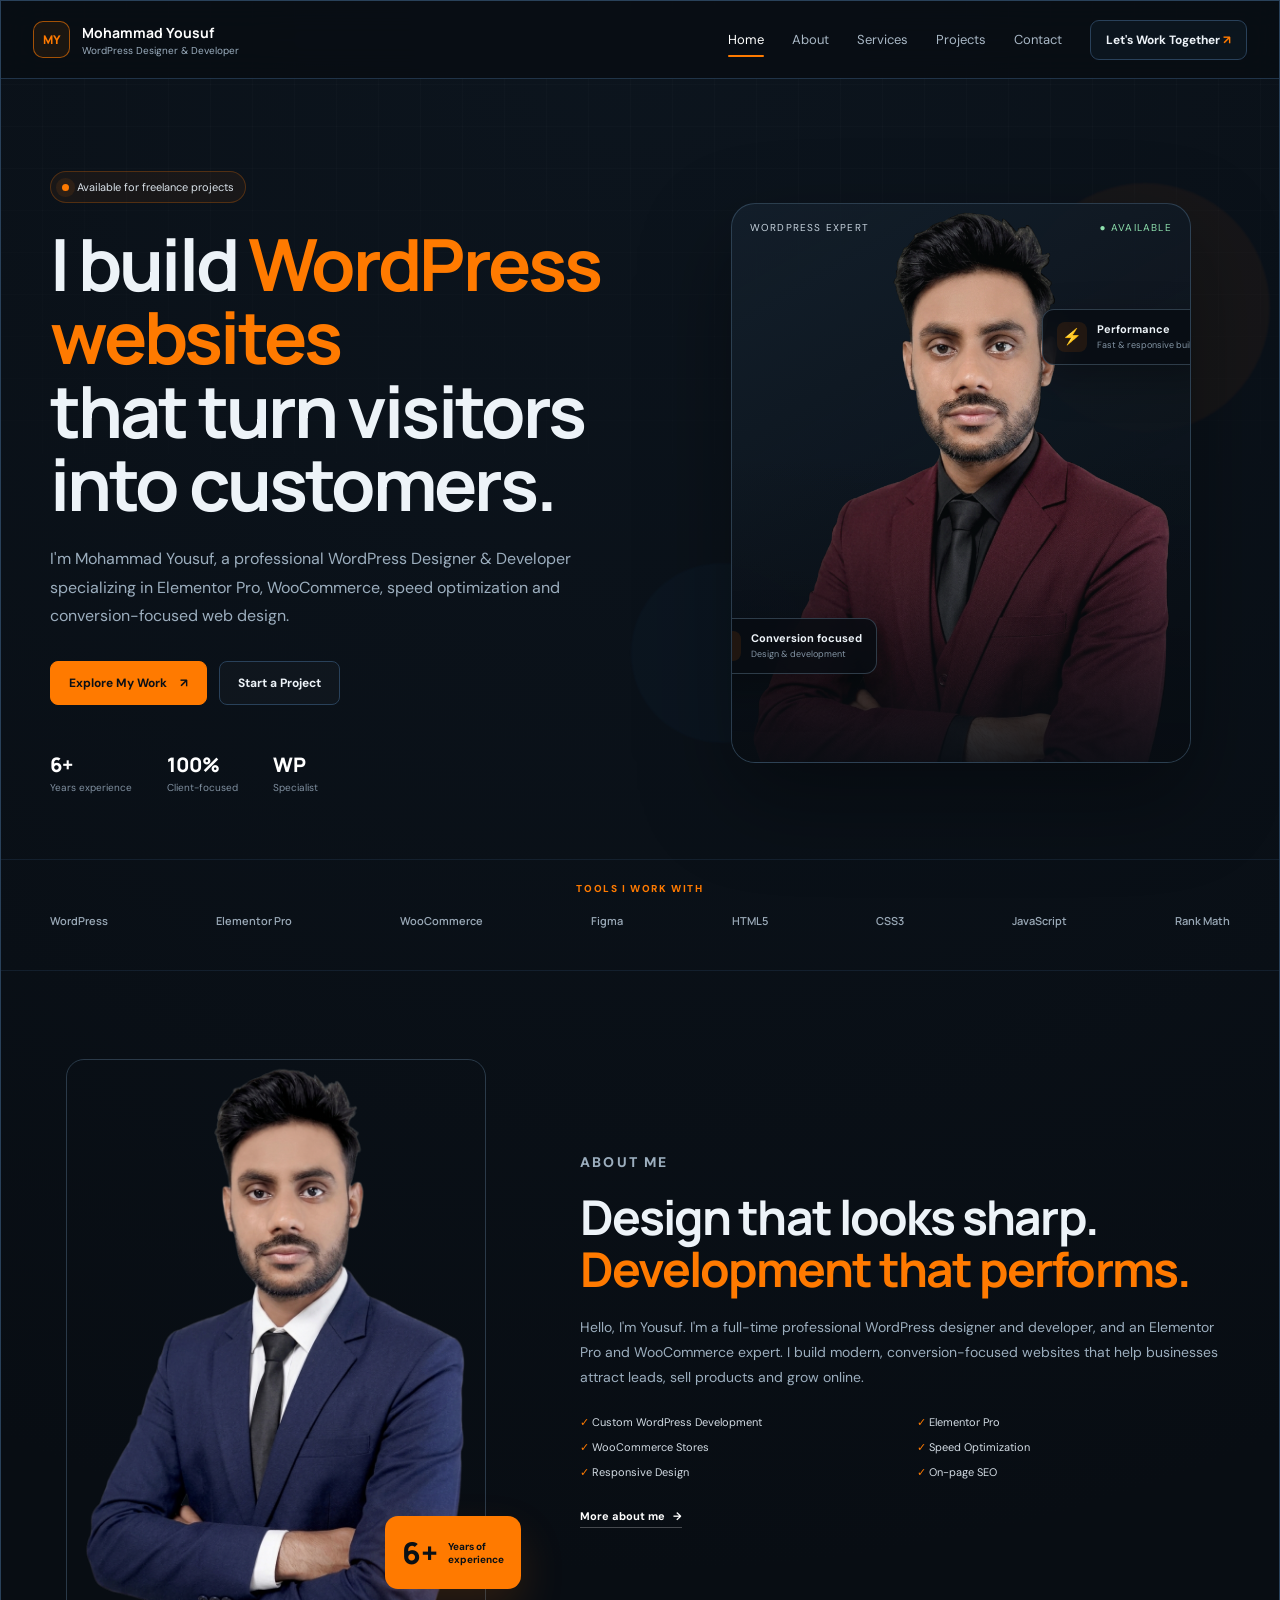
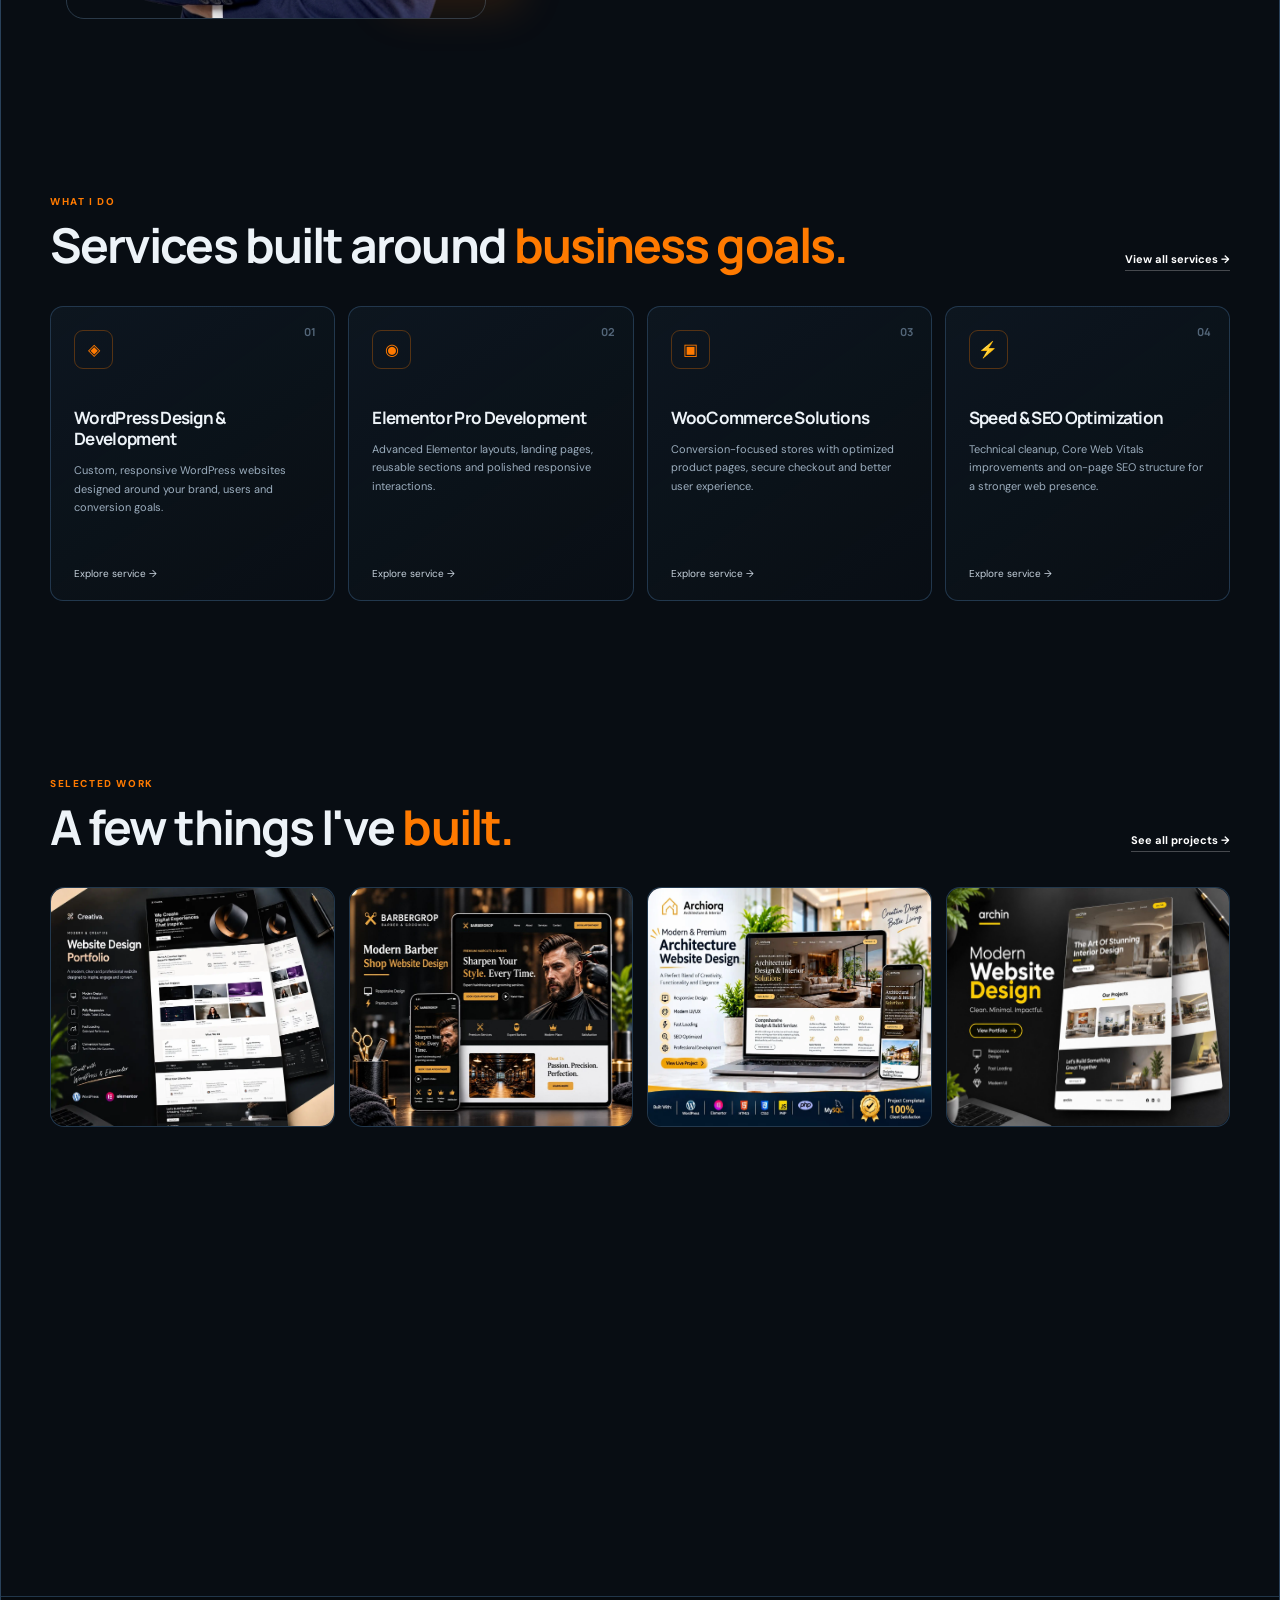
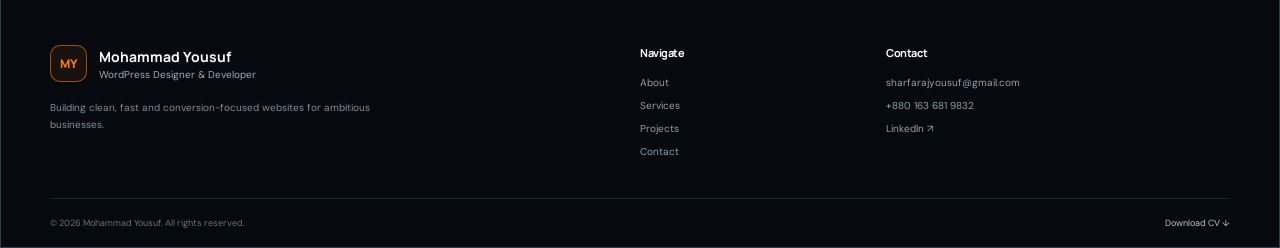
<file: index.html>
<!DOCTYPE html>
<html lang="en">
<head>
  <meta charset="UTF-8">
  <meta name="viewport" content="width=device-width, initial-scale=1.0">
  <meta name="description" content="Mohammad Yousuf — Professional WordPress Designer & Developer, Elementor Pro and WooCommerce Expert.">
  <meta name="theme-color" content="#080D13">
  <title>Mohammad Yousuf | WordPress Designer & Developer</title>
  <link rel="stylesheet" href="assets/style.css">
</head>
<body>
  <header class="site-header">
    <a class="brand" href="index.html" aria-label="Mohammad Yousuf home">
      <span class="brand-mark">MY</span>
      <span><strong>Mohammad Yousuf</strong><small>WordPress Designer & Developer</small></span>
    </a>
    <button class="nav-toggle" aria-label="Open navigation" aria-expanded="false"><span></span><span></span><span></span></button>
    <nav class="nav" aria-label="Primary navigation">
      <a class="active" href="index.html">Home</a>
      <a href="about.html">About</a>
      <a href="services.html">Services</a>
      <a href="projects.html">Projects</a>
      <a href="contact.html">Contact</a>
    </nav>
    <a class="header-cta" href="contact.html">Let's Work Together <span>↗</span></a>
  </header>

  <main>
    <section class="hero">
      <div class="hero-grid">
        <div class="hero-copy reveal">
          <div class="eyebrow"><span class="pulse-dot"></span> Available for freelance projects</div>
          <h1>I build <span>WordPress websites </span><br>that turn visitors into customers.</h1>
          <p class="hero-text">I'm Mohammad Yousuf, a professional WordPress Designer & Developer specializing in Elementor Pro, WooCommerce, speed optimization and conversion-focused web design.</p>
          <div class="hero-actions">
            <a class="btn btn-primary" href="projects.html">Explore My Work <span>↗</span></a>
            <a class="btn btn-ghost" href="contact.html">Start a Project</a>
          </div>
          <div class="trust-row">
            <div><strong>6+</strong><span>Years experience</span></div>
            <div><strong>100%</strong><span>Client-focused</span></div>
            <div><strong>WP</strong><span>Specialist</span></div>
          </div>
        </div>

        <div class="hero-visual reveal delay-1">
          <div class="orb orb-a"></div><div class="orb orb-b"></div>
          <div class="hero-card">
            <div class="hero-card-top"><span>WordPress Expert</span><span class="status">● Available</span></div>
            <img src="assets/portrait-burgundy .jpg" alt="Mohammad Yousuf professional portrait">
            <div class="floating-card card-one"><span class="mini-icon">⌁</span><div><strong>Conversion focused</strong><small>Design & development</small></div></div>
            <div class="floating-card card-two"><span class="mini-icon">⚡</span><div><strong>Performance</strong><small>Fast & responsive builds</small></div></div>
          </div>
        </div>
      </div>
    </section>

    <section class="logo-strip section-pad">
      <div class="container">
        <p class="section-kicker centered">Tools I work with</p>
        <div class="tool-row">
          <span>WordPress</span><span>Elementor Pro</span><span>WooCommerce</span><span>Figma</span><span>HTML5</span><span>CSS3</span><span>JavaScript</span><span>Rank Math</span>
        </div>
      </div>
    </section>

    <section class="about-preview section-pad">
      <div class="container two-col">
        <div class="portrait-stack reveal">
          <img class="portrait-main" src="assets/developer-laptop.png" alt="Mohammad Yousuf in a black suit">
          <div class="experience-badge"><strong>6+</strong><span>Years of<br>experience</span></div>
        </div>
        <div class="content-block reveal delay-1">
          <p class="section-kicker">About me</p>
          <h2>Design that looks sharp.<br><span>Development that performs.</span></h2>
          <p>Hello, I'm Yousuf. I'm a full-time professional WordPress designer and developer, and an Elementor Pro and WooCommerce expert. I build modern, conversion-focused websites that help businesses attract leads, sell products and grow online.</p>
          <div class="check-grid">
            <div>✓ Custom WordPress Development</div><div>✓ Elementor Pro</div>
            <div>✓ WooCommerce Stores</div><div>✓ Speed Optimization</div>
            <div>✓ Responsive Design</div><div>✓ On-page SEO</div>
          </div>
          <a class="text-link" href="about.html">More about me <span>→</span></a>
        </div>
      </div>
    </section>

    <section class="services-preview section-pad">
      <div class="container">
        <div class="section-heading reveal">
          <div><p class="section-kicker">What I do</p><h2>Services built around <span>business goals.</span></h2></div>
          <a class="text-link" href="services.html">View all services →</a>
        </div>

        <div class="service-grid">
          <article class="service-card reveal"><div class="service-no">01</div><div class="service-icon">◈</div><h3>WordPress Design & Development</h3><p>Custom, responsive WordPress websites designed around your brand, users and conversion goals.</p><a href="services.html">Explore service →</a></article>

          <article class="service-card reveal delay-1"><div class="service-no">02</div><div class="service-icon">◉</div><h3>Elementor Pro Development</h3><p>Advanced Elementor layouts, landing pages, reusable sections and polished responsive interactions.</p><a href="services.html">Explore service →</a></article>

          <article class="service-card reveal delay-2"><div class="service-no">03</div><div class="service-icon">▣</div><h3>WooCommerce Solutions</h3><p>Conversion-focused stores with optimized product pages, secure checkout and better user experience.</p><a href="services.html">Explore service →</a></article>

          <article class="service-card reveal"><div class="service-no">04</div><div class="service-icon">⚡</div><h3>Speed & SEO Optimization</h3><p>Technical cleanup, Core Web Vitals improvements and on-page SEO structure for a stronger web presence.</p><a href="services.html">Explore service →</a></article>
        </div>


      </div>
    </section>

    <section class="projects-preview section-pad">
      <div class="container">
        <div class="section-heading reveal">
          <div><p class="section-kicker">Selected work</p><h2>A few things I've <span>built.</span></h2></div>
          <a class="text-link" href="projects.html">See all projects →</a>
        </div>

      <div class="project-grid">
        
          <article class="project-card reveal"><a href="services.html"><img src="assets/creative-agency-website-design.jpg" alt="Web developer working on a laptop"></a></article>

         

          <article class="project-card reveal"><a href="services.html"><img src="assets/1794194409083.jpeg" alt="Web developer working on a laptop"></a></article>

         

          <article class="project-card reveal"><a href="services.html"><img src="assets/architecture-interior-design-w.jpg" alt="Web developer working on a laptop"></a></article>

         

          <article class="project-card reveal"><a href="services.html"><img src="assets/1794140768658.jpeg" alt="Web developer working on a laptop"></a></article>

         
          

         
        </div>


        


      </div>
    </section>

    

    <section class="cta-section section-pad">
      <div class="container cta-panel reveal">
        <div><p class="section-kicker">Have a project in mind?</p><h2>Let's turn your idea into<br><span>a website that sells.</span></h2></div>
        <a class="btn btn-primary" href="contact.html">Let's Talk <span>↗</span></a>
      </div>
    </section>
  </main>

  <footer class="footer">
    <div class="container footer-grid">
      <div><a class="brand" href="index.html"><span class="brand-mark">MY</span><span><strong>Mohammad Yousuf</strong><small>WordPress Designer & Developer</small></span></a><p class="footer-copy">Building clean, fast and conversion-focused websites for ambitious businesses.</p></div>
      <div><h4>Navigate</h4><a href="about.html">About</a><a href="services.html">Services</a><a href="projects.html">Projects</a><a href="contact.html">Contact</a></div>
      <div><h4>Contact</h4><a href="mailto:sharfarajyousuf@gmail.com">sharfarajyousuf@gmail.com</a><a href="tel:+8801636819832">+880 163 681 9832</a><a href="https://www.linkedin.com/in/mohammad-yousuf32/" target="_blank" rel="noopener">LinkedIn ↗</a></div>
    </div>
    <div class="container footer-bottom"><span>© 2026 Mohammad Yousuf. All rights reserved.</span><a href="assets/resume.jpg" download>Download CV ↓</a></div>
  </footer>
  <script src="assets/script.js"></script>
</body>
</html>
</file>
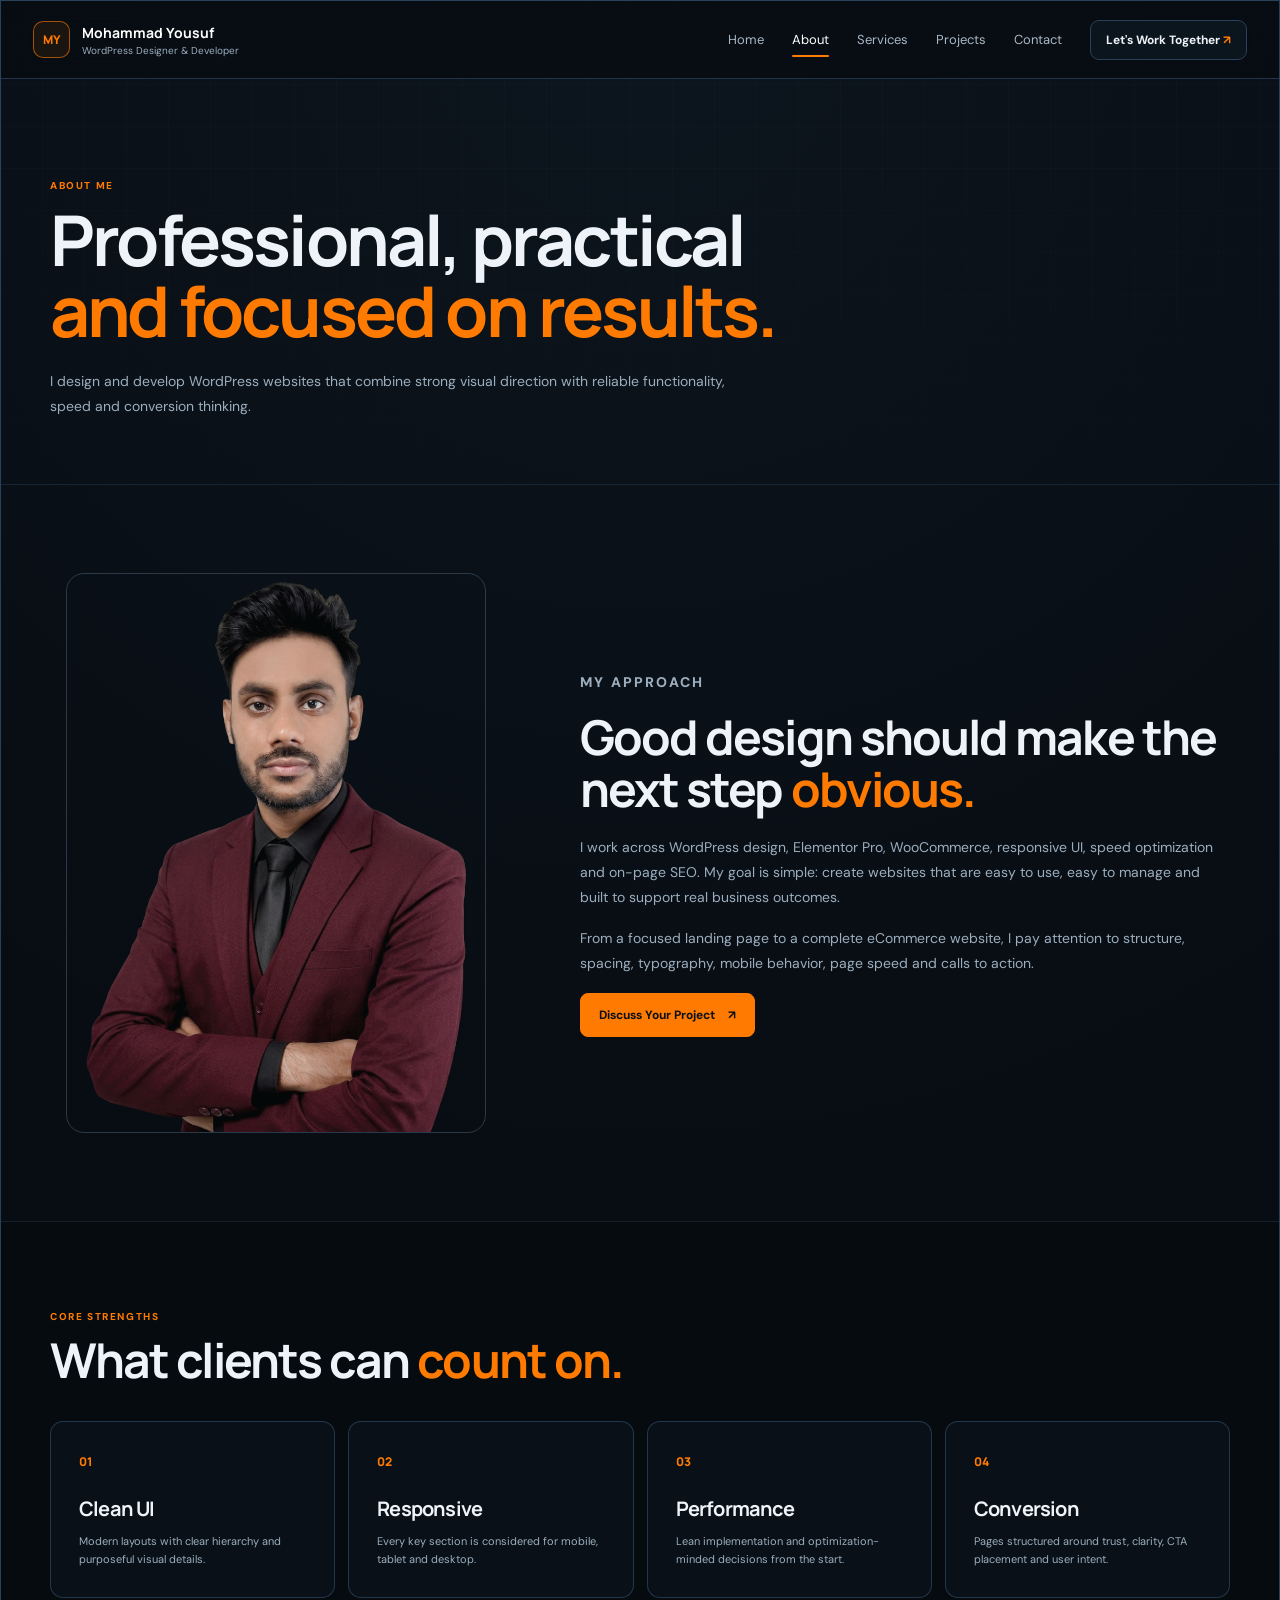
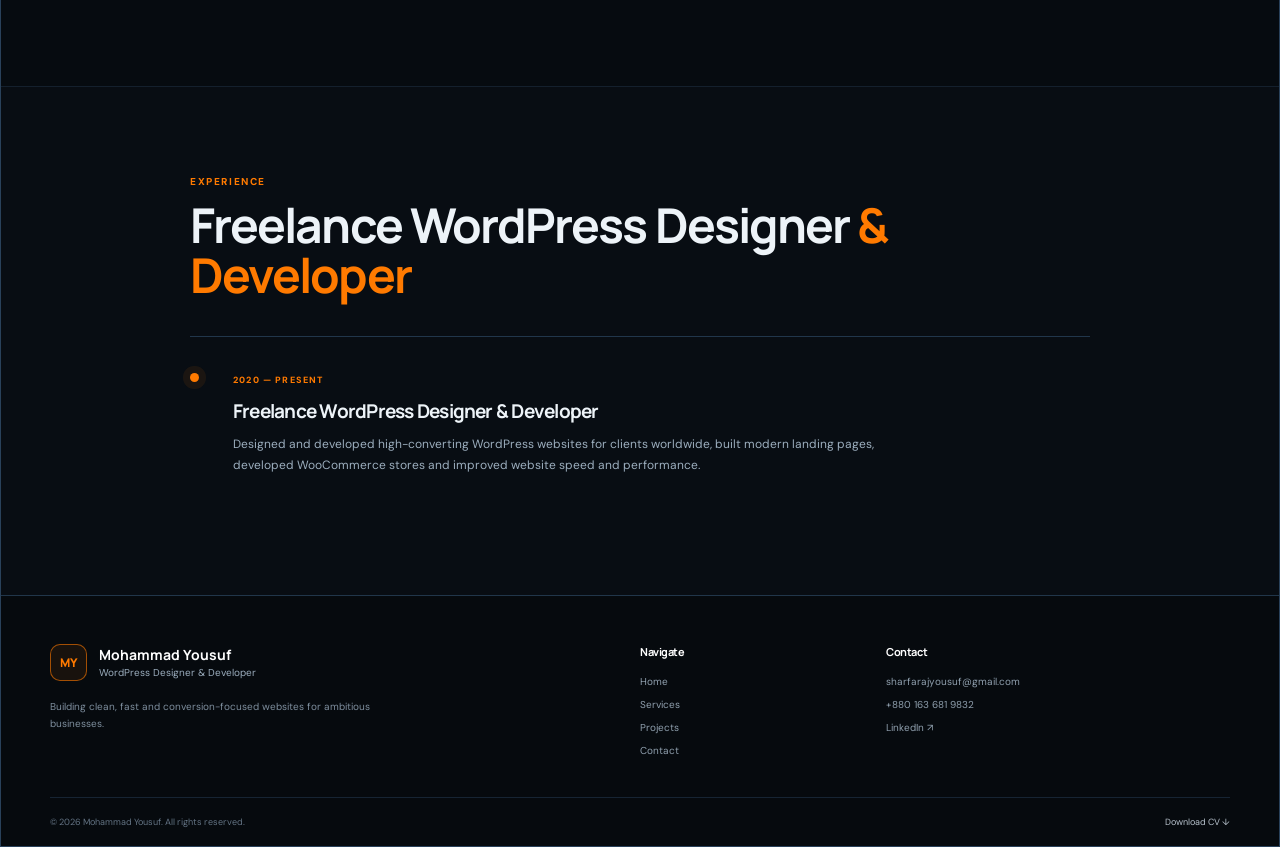
<file: about.html>
<!DOCTYPE html>
<html lang="en"><head><meta charset="UTF-8"><meta name="viewport" content="width=device-width,initial-scale=1.0"><meta name="description" content="About Mohammad Yousuf, professional WordPress Designer & Developer."><title>About | Mohammad Yousuf</title><link rel="stylesheet" href="assets/style.css"></head>
<body>
<header class="site-header"><a class="brand" href="index.html"><span class="brand-mark">MY</span><span><strong>Mohammad Yousuf</strong><small>WordPress Designer & Developer</small></span></a><button class="nav-toggle" aria-label="Open navigation"><span></span><span></span><span></span></button><nav class="nav"><a href="index.html">Home</a><a class="active" href="about.html">About</a><a href="services.html">Services</a><a href="projects.html">Projects</a><a href="contact.html">Contact</a></nav><a class="header-cta" href="contact.html">Let's Work Together <span>↗</span></a></header>
<main>
<section class="page-hero"><div class="container reveal"><p class="section-kicker">About me</p><h1>Professional, practical<br><span>and focused on results.</span></h1><p>I design and develop WordPress websites that combine strong visual direction with reliable functionality, speed and conversion thinking.</p></div></section>
<section class="section-pad"><div class="container two-col about-detail"><div class="portrait-stack reveal"><img class="portrait-main" src="assets/portrait-burgundy .jpg" alt="Mohammad Yousuf in a burgundy suit"></div><div class="content-block reveal delay-1"><p class="section-kicker">My approach</p><h2>Good design should make the next step <span>obvious.</span></h2><p>I work across WordPress design, Elementor Pro, WooCommerce, responsive UI, speed optimization and on-page SEO. My goal is simple: create websites that are easy to use, easy to manage and built to support real business outcomes.</p><p>From a focused landing page to a complete eCommerce website, I pay attention to structure, spacing, typography, mobile behavior, page speed and calls to action.</p><a class="btn btn-primary" href="contact.html">Discuss Your Project <span>↗</span></a></div></div></section>
<section class="section-pad dark-section"><div class="container"><div class="section-heading reveal"><div><p class="section-kicker">Core strengths</p><h2>What clients can <span>count on.</span></h2></div></div><div class="stats-grid"><div class="stat-card reveal"><strong>01</strong><h3>Clean UI</h3><p>Modern layouts with clear hierarchy and purposeful visual details.</p></div><div class="stat-card reveal delay-1"><strong>02</strong><h3>Responsive</h3><p>Every key section is considered for mobile, tablet and desktop.</p></div><div class="stat-card reveal delay-2"><strong>03</strong><h3>Performance</h3><p>Lean implementation and optimization-minded decisions from the start.</p></div><div class="stat-card reveal"><strong>04</strong><h3>Conversion</h3><p>Pages structured around trust, clarity, CTA placement and user intent.</p></div></div></div></section>
<section class="section-pad"><div class="container timeline"><div class="section-heading reveal"><div><p class="section-kicker">Experience</p><h2>Freelance WordPress Designer <span>& Developer</span></h2></div></div><div class="timeline-item reveal"><div class="timeline-dot"></div><div><span class="timeline-date">2020 — Present</span><h3>Freelance WordPress Designer & Developer</h3><p>Designed and developed high-converting WordPress websites for clients worldwide, built modern landing pages, developed WooCommerce stores and improved website speed and performance.</p></div></div></div></section>
</main>
<footer class="footer"><div class="container footer-grid"><div><a class="brand" href="index.html"><span class="brand-mark">MY</span><span><strong>Mohammad Yousuf</strong><small>WordPress Designer & Developer</small></span></a><p class="footer-copy">Building clean, fast and conversion-focused websites for ambitious businesses.</p></div><div><h4>Navigate</h4><a href="index.html">Home</a><a href="services.html">Services</a><a href="projects.html">Projects</a><a href="contact.html">Contact</a></div><div><h4>Contact</h4><a href="mailto:sharfarajyousuf@gmail.com">sharfarajyousuf@gmail.com</a><a href="tel:+8801636819832">+880 163 681 9832</a><a href="https://www.linkedin.com/in/mohammad-yousuf32/" target="_blank" rel="noopener">LinkedIn ↗</a></div></div><div class="container footer-bottom"><span>© 2026 Mohammad Yousuf. All rights reserved.</span><a href="assets/resume.jpg" download>Download CV ↓</a></div></footer>
<script src="assets/script.js"></script></body></html>
</file>
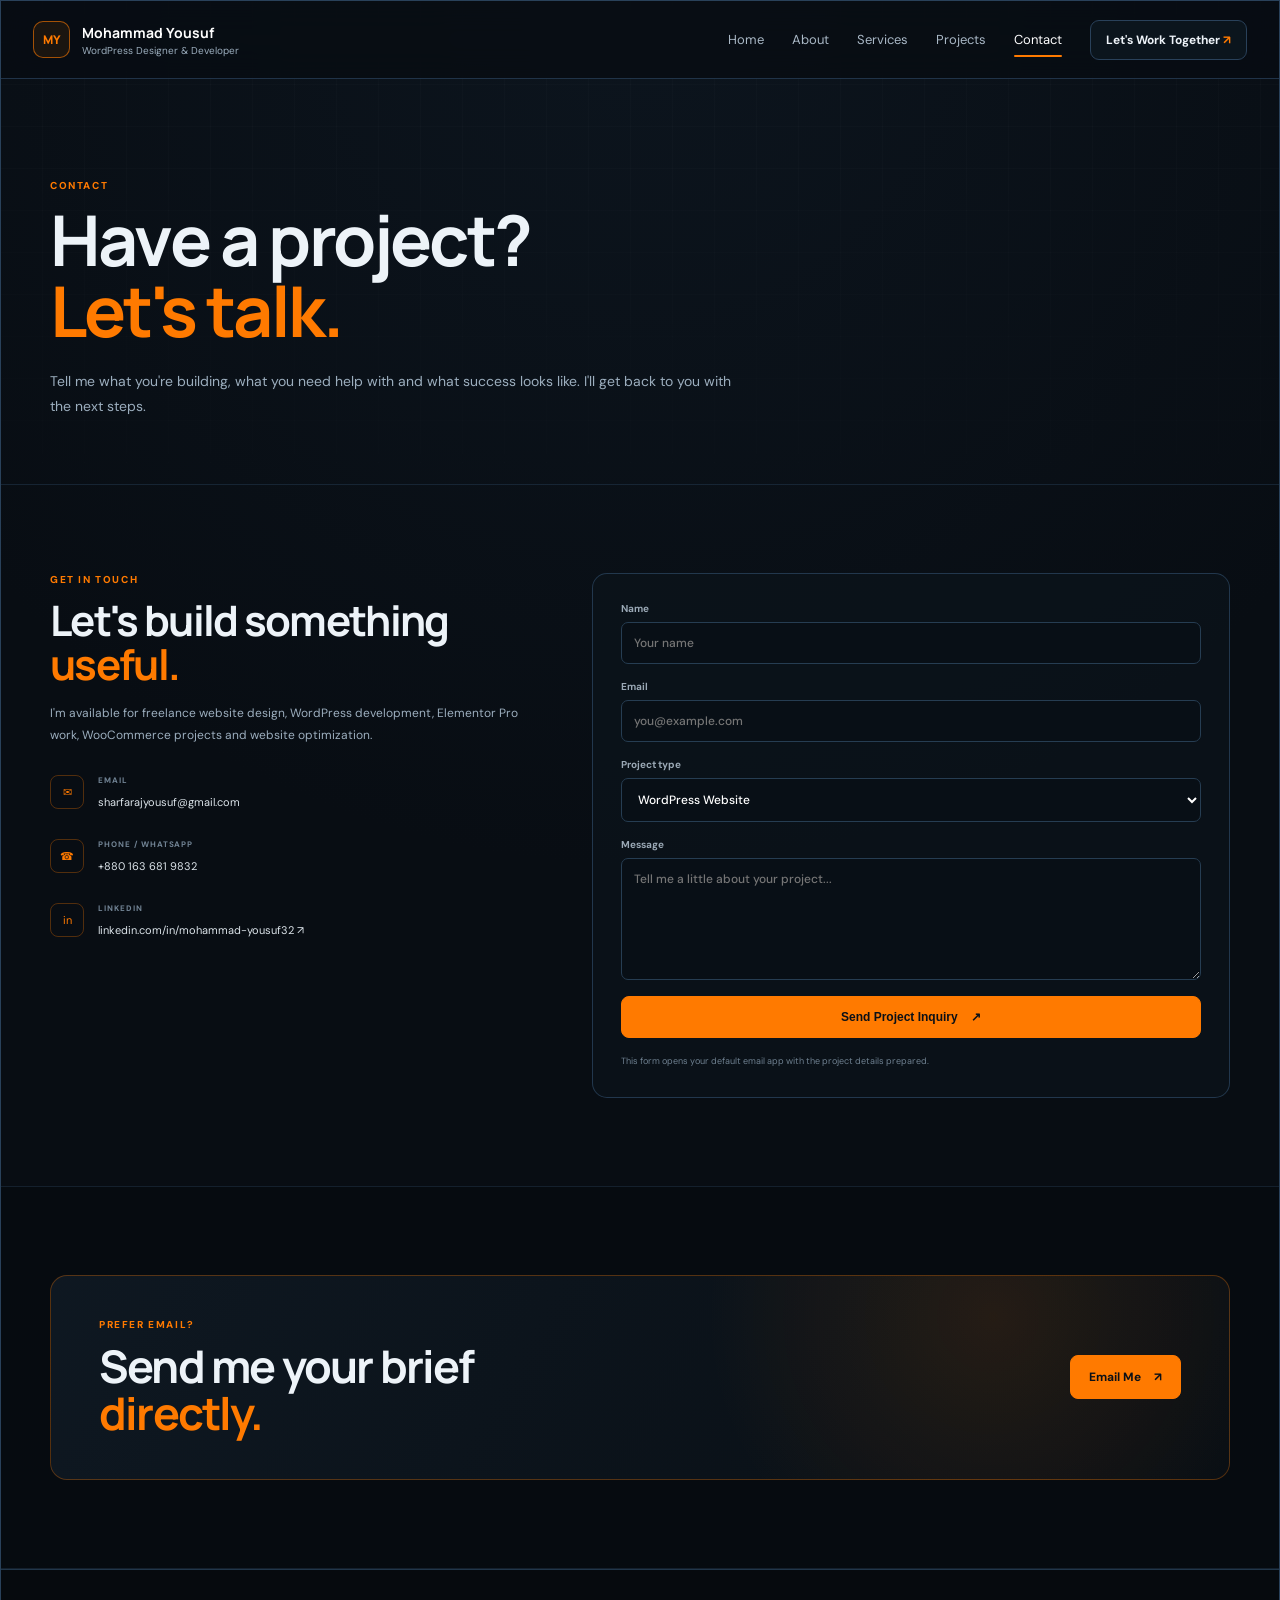
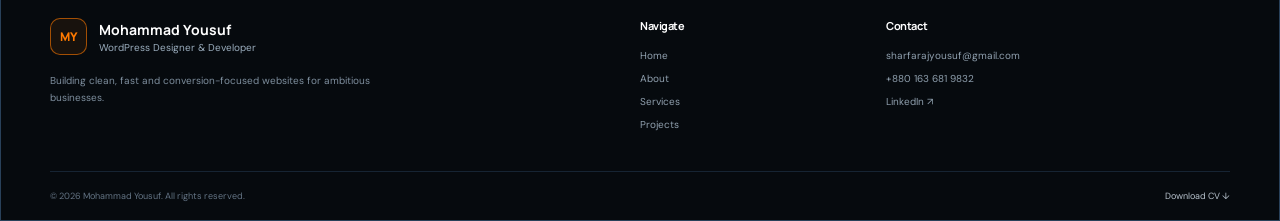
<file: contact.html>
<!DOCTYPE html>
<html lang="en"><head><meta charset="UTF-8"><meta name="viewport" content="width=device-width,initial-scale=1.0"><meta name="description" content="Contact Mohammad Yousuf for WordPress, Elementor Pro and WooCommerce projects."><title>Contact | Mohammad Yousuf</title><link rel="stylesheet" href="assets/style.css"></head>
<body>
<header class="site-header"><a class="brand" href="index.html"><span class="brand-mark">MY</span><span><strong>Mohammad Yousuf</strong><small>WordPress Designer & Developer</small></span></a><button class="nav-toggle" aria-label="Open navigation"><span></span><span></span><span></span></button><nav class="nav"><a href="index.html">Home</a><a href="about.html">About</a><a href="services.html">Services</a><a href="projects.html">Projects</a><a class="active" href="contact.html">Contact</a></nav><a class="header-cta" href="contact.html">Let's Work Together <span>↗</span></a></header>
<main>
<section class="page-hero"><div class="container reveal"><p class="section-kicker">Contact</p><h1>Have a project?<br><span>Let's talk.</span></h1><p>Tell me what you're building, what you need help with and what success looks like. I'll get back to you with the next steps.</p></div></section>
<section class="section-pad"><div class="container contact-grid">
<div class="contact-info reveal"><p class="section-kicker">Get in touch</p><h2>Let's build something <span>useful.</span></h2><p>I'm available for freelance website design, WordPress development, Elementor Pro work, WooCommerce projects and website optimization.</p>
<div class="contact-item"><span>✉</span><div><small>Email</small><a href="mailto:sharfarajyousuf@gmail.com">sharfarajyousuf@gmail.com</a></div></div>
<div class="contact-item"><span>☎</span><div><small>Phone / WhatsApp</small><a href="tel:+8801636819832">+880 163 681 9832</a></div></div>
<div class="contact-item"><span>in</span><div><small>LinkedIn</small><a href="https://www.linkedin.com/in/mohammad-yousuf32/" target="_blank" rel="noopener">linkedin.com/in/mohammad-yousuf32 ↗</a></div></div>
</div>
<form class="contact-form reveal delay-1" id="contactForm" action="mailto:sharfarajyousuf@gmail.com" method="post" enctype="text/plain">
<label>Name<input required type="text" name="name" placeholder="Your name"></label>
<label>Email<input required type="email" name="email" placeholder="you@example.com"></label>
<label>Project type<select name="project"><option>WordPress Website</option><option>Elementor Landing Page</option><option>WooCommerce Store</option><option>Speed / SEO Optimization</option><option>Website Redesign</option><option>Other</option></select></label>
<label>Message<textarea required name="message" rows="6" placeholder="Tell me a little about your project..."></textarea></label>
<button class="btn btn-primary" type="submit">Send Project Inquiry <span>↗</span></button>
<p class="form-note">This form opens your default email app with the project details prepared.</p>
</form>
</div></section>
<section class="section-pad dark-section"><div class="container cta-panel reveal"><div><p class="section-kicker">Prefer email?</p><h2>Send me your brief<br><span>directly.</span></h2></div><a class="btn btn-primary" href="mailto:sharfarajyousuf@gmail.com?subject=New%20Website%20Project">Email Me <span>↗</span></a></div></section>
</main>
<footer class="footer"><div class="container footer-grid"><div><a class="brand" href="index.html"><span class="brand-mark">MY</span><span><strong>Mohammad Yousuf</strong><small>WordPress Designer & Developer</small></span></a><p class="footer-copy">Building clean, fast and conversion-focused websites for ambitious businesses.</p></div><div><h4>Navigate</h4><a href="index.html">Home</a><a href="about.html">About</a><a href="services.html">Services</a><a href="projects.html">Projects</a></div><div><h4>Contact</h4><a href="mailto:sharfarajyousuf@gmail.com">sharfarajyousuf@gmail.com</a><a href="tel:+8801636819832">+880 163 681 9832</a><a href="https://www.linkedin.com/in/mohammad-yousuf32/" target="_blank" rel="noopener">LinkedIn ↗</a></div></div><div class="container footer-bottom"><span>© 2026 Mohammad Yousuf. All rights reserved.</span><a href="assets/resume.jpg" download>Download CV ↓</a></div></footer>
<script src="assets/script.js"></script></body></html>
</file>
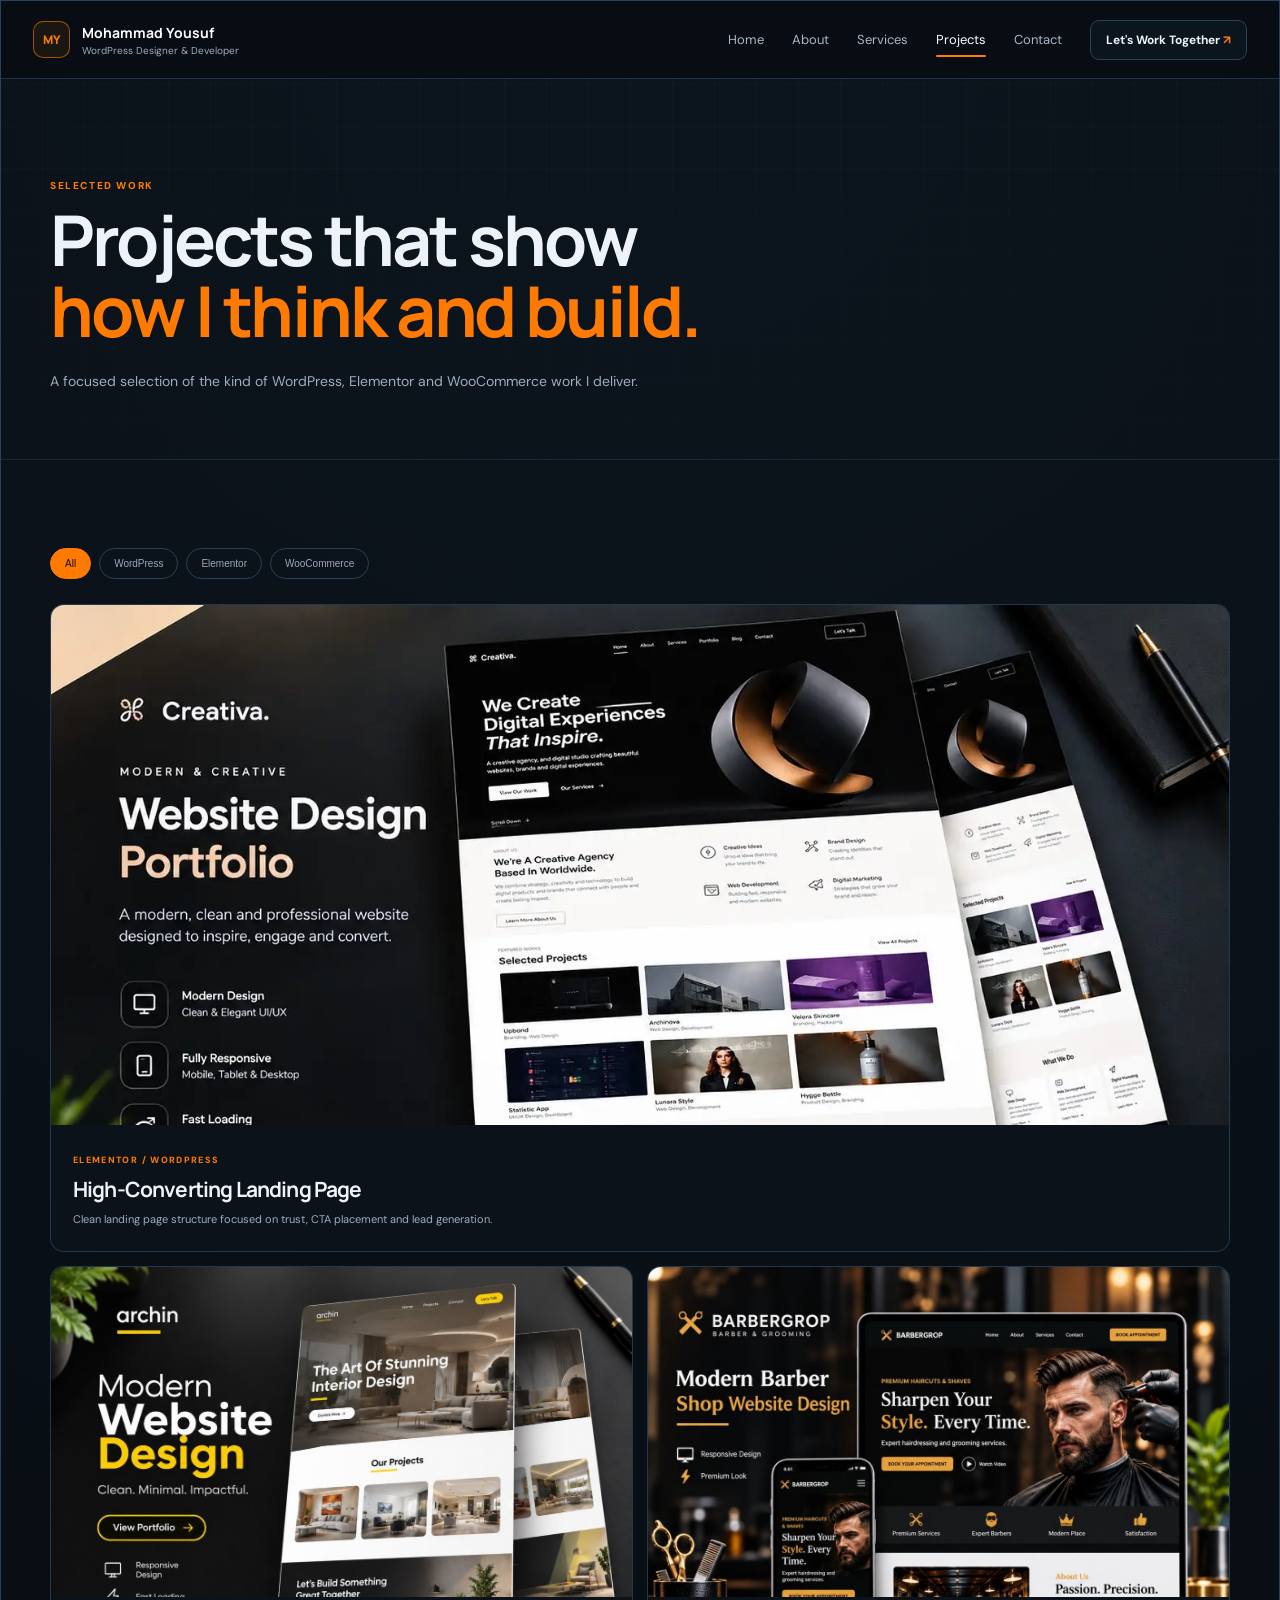
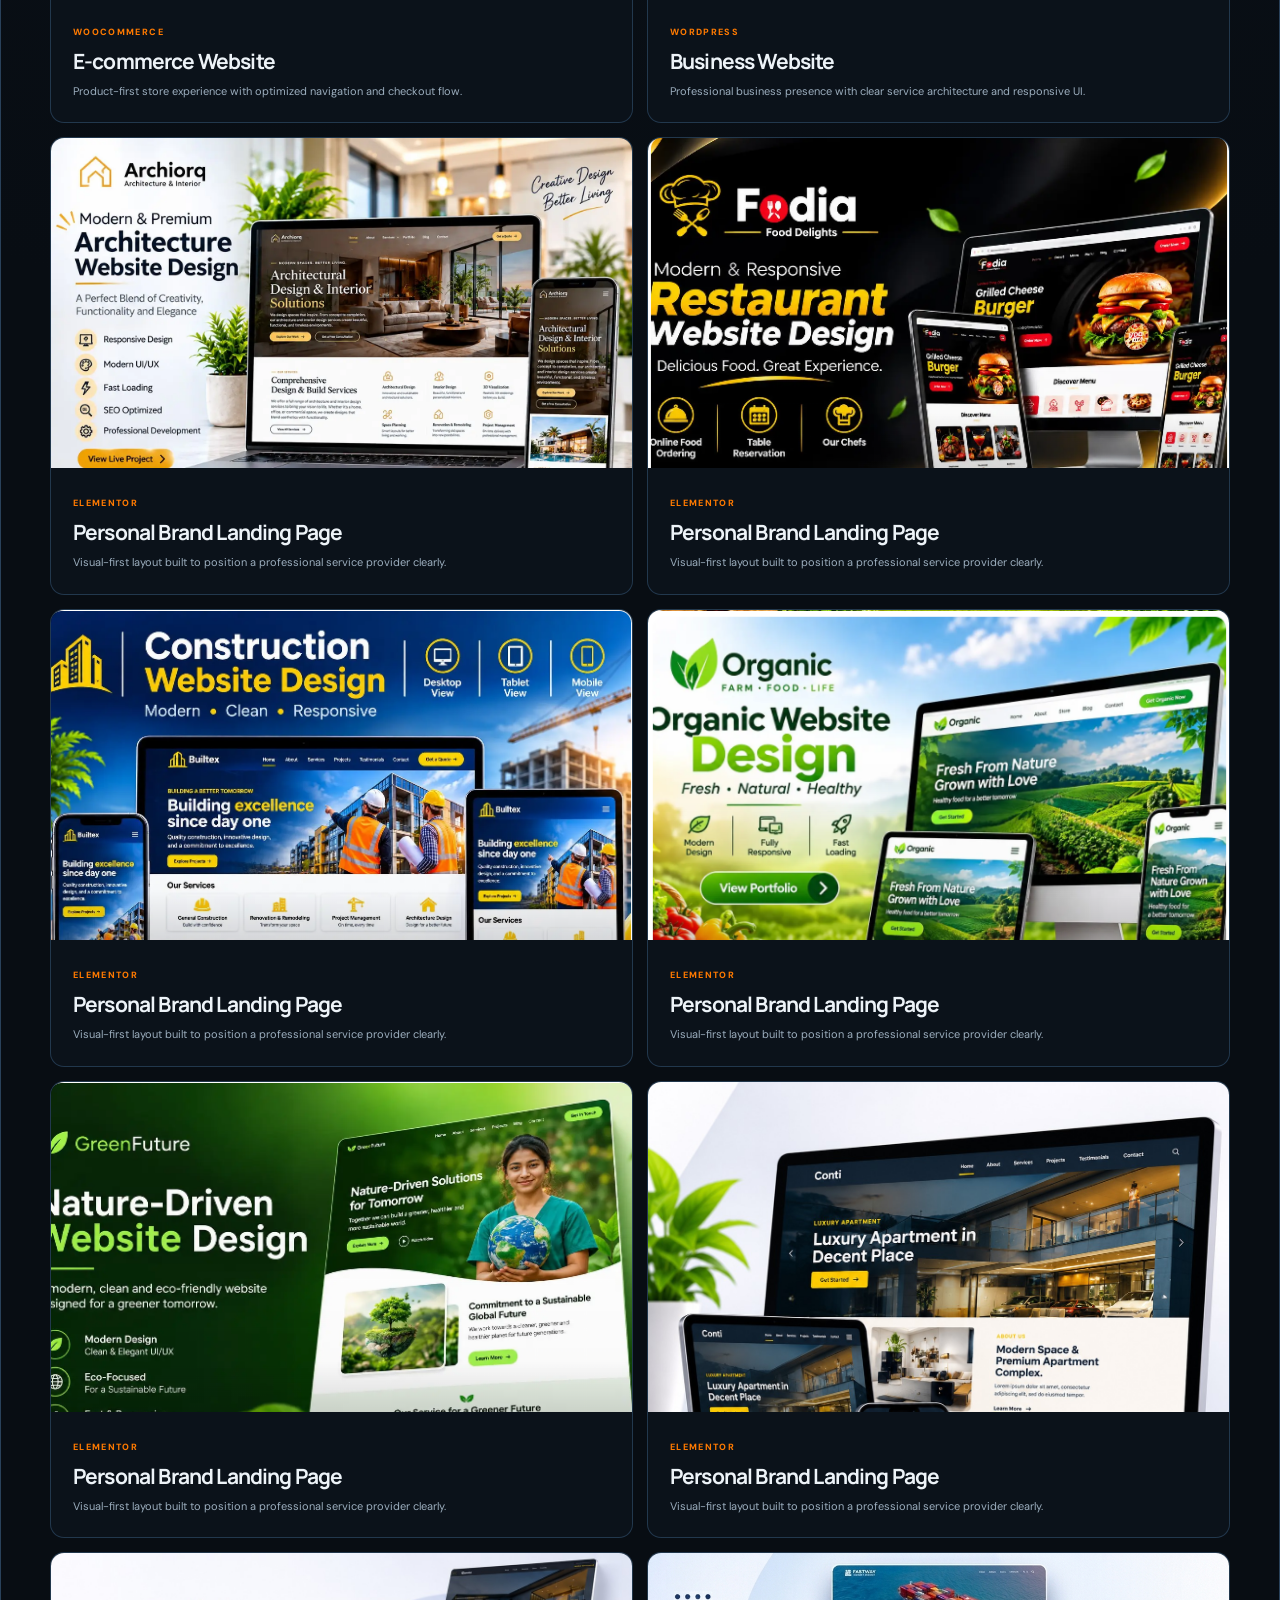
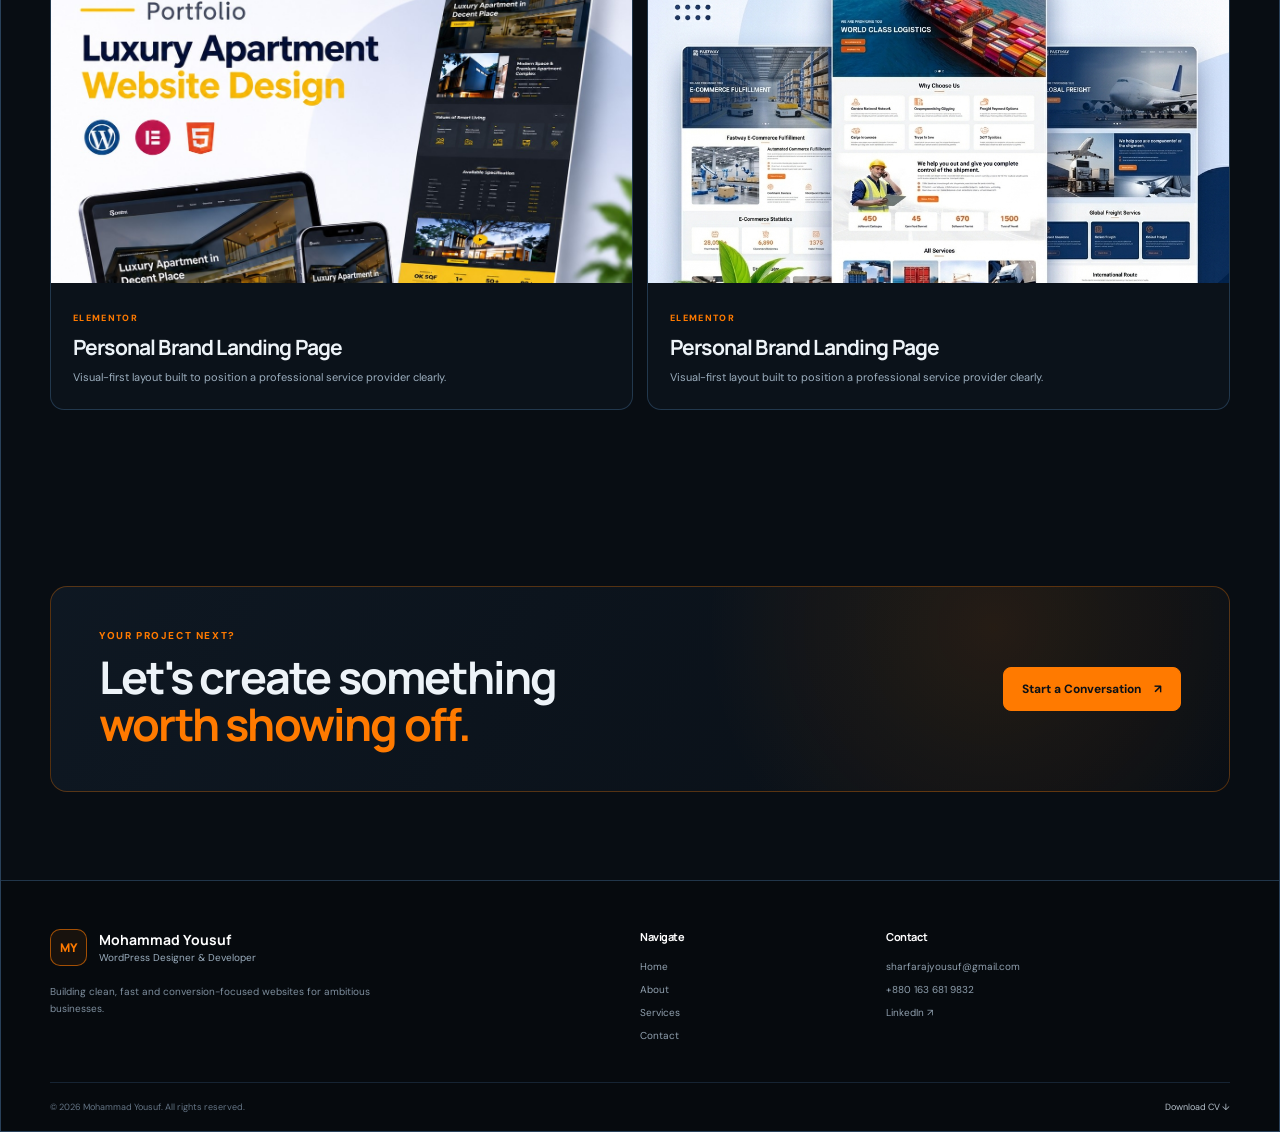
<file: projects.html>
<!DOCTYPE html>
<html lang="en">
  <head>
    <meta charset="UTF-8">
    <meta name="viewport" content="width=device-width,initial-scale=1.0">
    <meta name="description" content="Selected WordPress, Elementor and WooCommerce projects by Mohammad Yousuf.">
    <title>Projects | Mohammad Yousuf</title>
    <link rel="stylesheet" href="assets/style.css">
  </head>
  <body>
    <header class="site-header">
      <a class="brand" href="index.html">
        <span class="brand-mark">MY</span>
        <span>
          <strong>Mohammad Yousuf</strong>
          <small>WordPress Designer & Developer</small>
        </span>
      </a>
      <button class="nav-toggle" aria-label="Open navigation">
        <span></span>
        <span></span>
        <span></span>
      </button>
      <nav class="nav">
        <a href="index.html">Home</a>
        <a href="about.html">About</a>
        <a href="services.html">Services</a>
        <a class="active" href="projects.html">Projects</a>
        <a href="contact.html">Contact</a>
      </nav>
      <a class="header-cta" href="contact.html">Let's Work Together <span>↗</span>
      </a>
    </header>
    <main>
      <section class="page-hero">
        <div class="container reveal">
          <p class="section-kicker">Selected work</p>
          <h1>Projects that show <br>
            <span>how I think and build.</span>
          </h1>
          <p>A focused selection of the kind of WordPress, Elementor and WooCommerce work I deliver.</p>
        </div>
      </section>
      <section class="section-pad">
        <div class="container">
          <div class="filter-bar reveal">
            <button class="filter active" data-filter="all">All</button>
            <button class="filter" data-filter="wordpress">WordPress</button>
            <button class="filter" data-filter="elementor">Elementor</button>
            <button class="filter" data-filter="woocommerce">WooCommerce</button>
          </div>
          <div class="project-gallery">
            <article class="gallery-card project-large reveal" data-category="elementor wordpress">
              <img src="assets/creative-agency-website-design.jpg" alt="Developer working on laptop">
              <div class="gallery-info">
                <span>Elementor / WordPress</span>
                <h2>High-Converting Landing Page</h2>
                <p>Clean landing page structure focused on trust, CTA placement and lead generation.</p>
              </div>
            </article>
            <article class="gallery-card reveal delay-1" data-category="woocommerce">
              <img src="assets/1794140768658.jpeg" alt="Professional portrait">
              <div class="gallery-info">
                <span>WooCommerce</span>
                <h2>E-commerce Website</h2>
                <p>Product-first store experience with optimized navigation and checkout flow.</p>
              </div>
            </article>
            <article class="gallery-card reveal delay-2" data-category="wordpress">
              <img src="assets/1794194409083.jpeg" alt="Professional portrait in black suit">
              <div class="gallery-info">
                <span>WordPress</span>
                <h2>Business Website</h2>
                <p>Professional business presence with clear service architecture and responsive UI.</p>
              </div>
            </article>


            <article class="gallery-card reveal" data-category="elementor">
              <img src="assets/architecture-interior-design-w.jpg" alt="Professional portrait used in portfolio banner">
              <div class="gallery-info">
                <span>Elementor</span>
                <h2>Personal Brand Landing Page</h2>
                <p>Visual-first layout built to position a professional service provider clearly.</p>
              </div>
            </article>

<!-- new project add start -->

            <article class="gallery-card reveal" data-category="elementor">
              <img src="assets/Screenshot_5.png" alt="Professional portrait used in portfolio banner">
              <div class="gallery-info">
                <span>Elementor</span>
                <h2>Personal Brand Landing Page</h2>
                <p>Visual-first layout built to position a professional service provider clearly.</p>
              </div>
            </article>

            <article class="gallery-card reveal" data-category="elementor">
              <img src="assets/Screenshot_6.png" alt="Professional portrait used in portfolio banner">
              <div class="gallery-info">
                <span>Elementor</span>
                <h2>Personal Brand Landing Page</h2>
                <p>Visual-first layout built to position a professional service provider clearly.</p>
              </div>
            </article>

            <article class="gallery-card reveal" data-category="elementor">
              <img src="assets/Screenshot_7.png" alt="Professional portrait used in portfolio banner">
              <div class="gallery-info">
                <span>Elementor</span>
                <h2>Personal Brand Landing Page</h2>
                <p>Visual-first layout built to position a professional service provider clearly.</p>
              </div>
            </article>

            <article class="gallery-card reveal" data-category="elementor">
              <img src="assets/Screenshot_8.png" alt="Professional portrait used in portfolio banner">
              <div class="gallery-info">
                <span>Elementor</span>
                <h2>Personal Brand Landing Page</h2>
                <p>Visual-first layout built to position a professional service provider clearly.</p>
              </div>
            </article>

            <article class="gallery-card reveal" data-category="elementor">
              <img src="assets/Luxury Apartment Website Design  Premium Real Estate Web Design & Responsive UIUX.jpg" alt="Professional portrait used in portfolio banner">
              <div class="gallery-info">
                <span>Elementor</span>
                <h2>Personal Brand Landing Page</h2>
                <p>Visual-first layout built to position a professional service provider clearly.</p>
              </div>
            </article>

            <article class="gallery-card reveal" data-category="elementor">
              <img src="assets/Luxury Apartment Website Portfolio.jpg" alt="Professional portrait used in portfolio banner">
              <div class="gallery-info">
                <span>Elementor</span>
                <h2>Personal Brand Landing Page</h2>
                <p>Visual-first layout built to position a professional service provider clearly.</p>
              </div>
            </article>

            <article class="gallery-card reveal" data-category="elementor">
              <img src="assets/Professional Logistics Website Design  Global Freight, Cargo & Transportation Website Development.jpeg" alt="Professional portrait used in portfolio banner">
              <div class="gallery-info">
                <span>Elementor</span>
                <h2>Personal Brand Landing Page</h2>
                <p>Visual-first layout built to position a professional service provider clearly.</p>
              </div>
            </article>


<!-- new project add end -->
          </div>
        </div>
      </section>
      <section class="section-pad">
        <div class="container cta-panel reveal">
          <div>
            <p class="section-kicker">Your project next?</p>
            <h2>Let's create something <br>
              <span>worth showing off.</span>
            </h2>
          </div>
          <a class="btn btn-primary" href="contact.html">Start a Conversation <span>↗</span>
          </a>
        </div>
      </section>
    </main>
    <footer class="footer">
      <div class="container footer-grid">
        <div>
          <a class="brand" href="index.html">
            <span class="brand-mark">MY</span>
            <span>
              <strong>Mohammad Yousuf</strong>
              <small>WordPress Designer & Developer</small>
            </span>
          </a>
          <p class="footer-copy">Building clean, fast and conversion-focused websites for ambitious businesses.</p>
        </div>
        <div>
          <h4>Navigate</h4>
          <a href="index.html">Home</a>
          <a href="about.html">About</a>
          <a href="services.html">Services</a>
          <a href="contact.html">Contact</a>
        </div>
        <div>
          <h4>Contact</h4>
          <a href="mailto:sharfarajyousuf@gmail.com">sharfarajyousuf@gmail.com</a>
          <a href="tel:+8801636819832">+880 163 681 9832</a>
          <a href="https://www.linkedin.com/in/mohammad-yousuf32/" target="_blank" rel="noopener">LinkedIn ↗</a>
        </div>
      </div>
      <div class="container footer-bottom">
        <span>© 2026 Mohammad Yousuf. All rights reserved.</span>
        <a href="assets/resume.jpg" download>Download CV ↓</a>
      </div>
    </footer>
    <script src="assets/script.js"></script>
  </body>
</html>
</file>
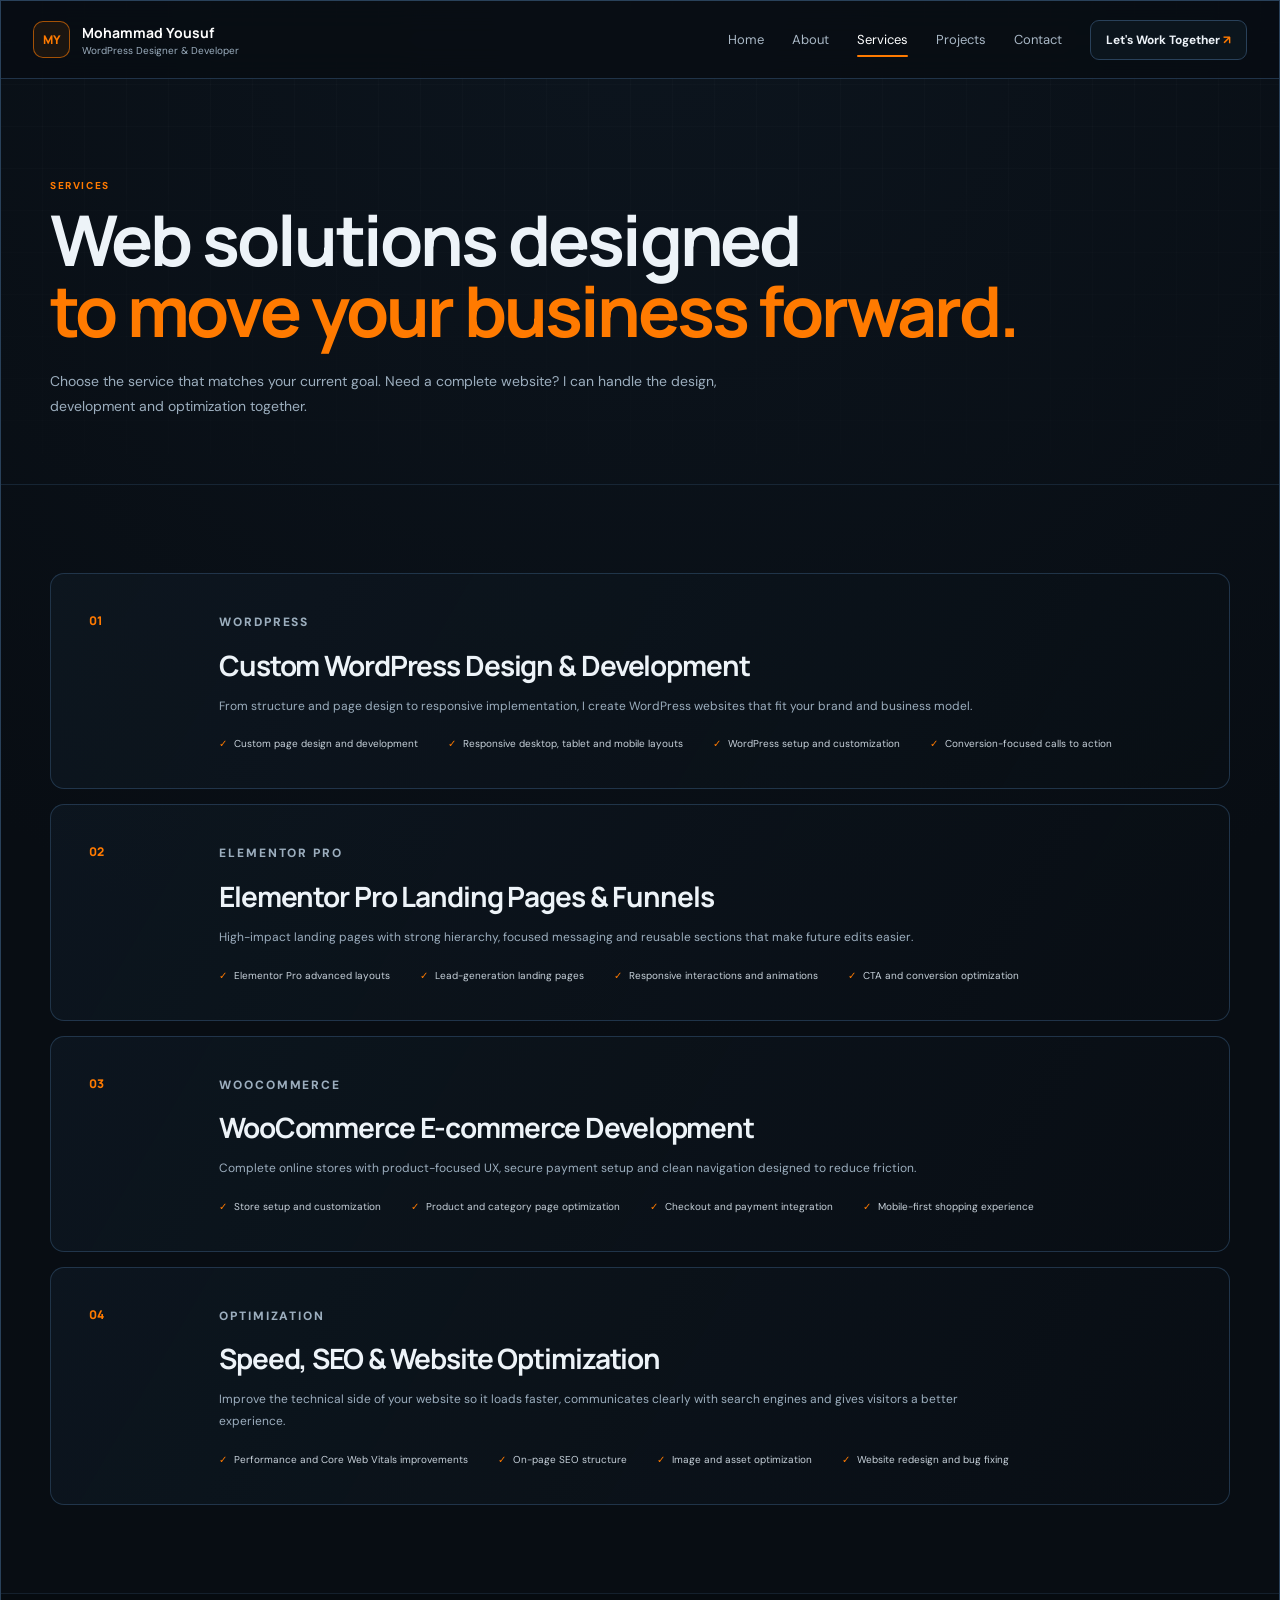
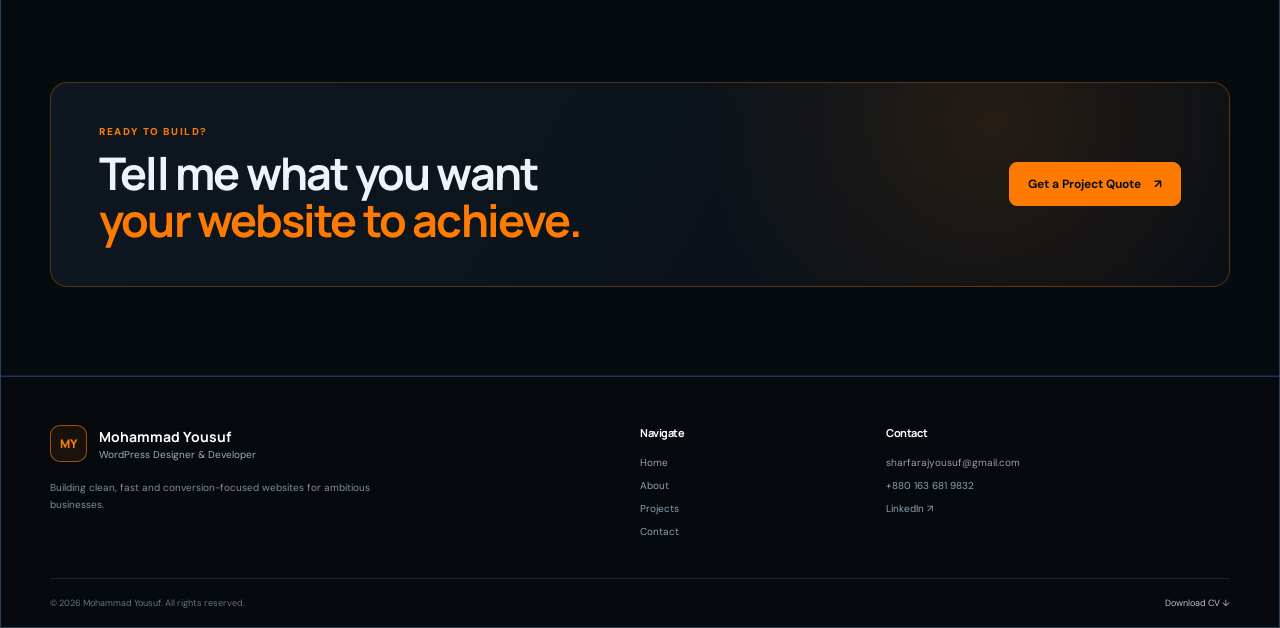
<file: services.html>
<!DOCTYPE html>
<html lang="en"><head><meta charset="UTF-8"><meta name="viewport" content="width=device-width,initial-scale=1.0"><meta name="description" content="WordPress, Elementor Pro, WooCommerce and website optimization services by Mohammad Yousuf."><title>Services | Mohammad Yousuf</title><link rel="stylesheet" href="assets/style.css"></head>
<body>
<header class="site-header"><a class="brand" href="index.html"><span class="brand-mark">MY</span><span><strong>Mohammad Yousuf</strong><small>WordPress Designer & Developer</small></span></a><button class="nav-toggle" aria-label="Open navigation"><span></span><span></span><span></span></button><nav class="nav"><a href="index.html">Home</a><a href="about.html">About</a><a class="active" href="services.html">Services</a><a href="projects.html">Projects</a><a href="contact.html">Contact</a></nav><a class="header-cta" href="contact.html">Let's Work Together <span>↗</span></a></header>
<main>
<section class="page-hero"><div class="container reveal"><p class="section-kicker">Services</p><h1>Web solutions designed<br><span>to move your business forward.</span></h1><p>Choose the service that matches your current goal. Need a complete website? I can handle the design, development and optimization together.</p></div></section>
<section class="section-pad"><div class="container service-list">
<article class="service-full reveal"><div class="service-full-icon">01</div><div><p class="section-kicker">WordPress</p><h2>Custom WordPress Design & Development</h2><p>From structure and page design to responsive implementation, I create WordPress websites that fit your brand and business model.</p><ul><li>Custom page design and development</li><li>Responsive desktop, tablet and mobile layouts</li><li>WordPress setup and customization</li><li>Conversion-focused calls to action</li></ul></div></article>
<article class="service-full reveal"><div class="service-full-icon">02</div><div><p class="section-kicker">Elementor Pro</p><h2>Elementor Pro Landing Pages & Funnels</h2><p>High-impact landing pages with strong hierarchy, focused messaging and reusable sections that make future edits easier.</p><ul><li>Elementor Pro advanced layouts</li><li>Lead-generation landing pages</li><li>Responsive interactions and animations</li><li>CTA and conversion optimization</li></ul></div></article>
<article class="service-full reveal"><div class="service-full-icon">03</div><div><p class="section-kicker">WooCommerce</p><h2>WooCommerce E-commerce Development</h2><p>Complete online stores with product-focused UX, secure payment setup and clean navigation designed to reduce friction.</p><ul><li>Store setup and customization</li><li>Product and category page optimization</li><li>Checkout and payment integration</li><li>Mobile-first shopping experience</li></ul></div></article>
<article class="service-full reveal"><div class="service-full-icon">04</div><div><p class="section-kicker">Optimization</p><h2>Speed, SEO & Website Optimization</h2><p>Improve the technical side of your website so it loads faster, communicates clearly with search engines and gives visitors a better experience.</p><ul><li>Performance and Core Web Vitals improvements</li><li>On-page SEO structure</li><li>Image and asset optimization</li><li>Website redesign and bug fixing</li></ul></div></article>
</div></section>
<section class="section-pad dark-section"><div class="container cta-panel reveal"><div><p class="section-kicker">Ready to build?</p><h2>Tell me what you want<br><span>your website to achieve.</span></h2></div><a class="btn btn-primary" href="contact.html">Get a Project Quote <span>↗</span></a></div></section>
</main>
<footer class="footer"><div class="container footer-grid"><div><a class="brand" href="index.html"><span class="brand-mark">MY</span><span><strong>Mohammad Yousuf</strong><small>WordPress Designer & Developer</small></span></a><p class="footer-copy">Building clean, fast and conversion-focused websites for ambitious businesses.</p></div><div><h4>Navigate</h4><a href="index.html">Home</a><a href="about.html">About</a><a href="projects.html">Projects</a><a href="contact.html">Contact</a></div><div><h4>Contact</h4><a href="mailto:sharfarajyousuf@gmail.com">sharfarajyousuf@gmail.com</a><a href="tel:+8801636819832">+880 163 681 9832</a><a href="https://www.linkedin.com/in/mohammad-yousuf32/" target="_blank" rel="noopener">LinkedIn ↗</a></div></div><div class="container footer-bottom"><span>© 2026 Mohammad Yousuf. All rights reserved.</span><a href="assets/resume.jpg" download>Download CV ↓</a></div></footer>
<script src="assets/script.js"></script></body></html>
</file>
<file: assets/style.css>
@import url('https://fonts.googleapis.com/css2?family=DM+Sans:wght@400;500;600;700&family=Manrope:wght@500;600;700;800&display=swap');

:root {
  --bg: #080D13;
  --panel: #0d151e;
  --panel2: #101b26;
  --line: #29415A;
  --text: #edf3f8;
  --muted: #9caebe;
  --accent: #ff7a00;
  --accent2: #ff9d3f;
  --white: #fff;
  --max: 1180px
}

* {
  box-sizing: border-box;
  margin: 0;
  padding: 0
}

html {
  scroll-behavior: smooth
}

body {
  font-family: 'DM Sans', sans-serif;
  color: var(--text);
  background: radial-gradient(circle at 50% 0%, rgba(20, 35, 50, .35), transparent 45%), #080D13;
  border: 1px solid #29415A;
  min-height: 100vh;
  overflow-x: hidden
}

body:before {
  content: "";
  position: fixed;
  inset: 0;
  pointer-events: none;
  background-image: linear-gradient(rgba(255, 255, 255, .018) 1px, transparent 1px), linear-gradient(90deg, rgba(255, 255, 255, .018) 1px, transparent 1px);
  background-size: 42px 42px;
  mask-image: linear-gradient(to bottom, black, transparent 72%);
  z-index: -1
}

a {
  color: inherit;
  text-decoration: none
}

img {
  max-width: 100%;
  display: block
}

.container {
  width: min(var(--max), calc(100% - 40px));
  margin: auto
}

.site-header {
  height: 78px;
  padding: 0 32px;
  display: flex;
  align-items: center;
  gap: 28px;
  border-bottom: 1px solid rgba(41, 65, 90, .75);
  background: rgba(8, 13, 19, .82);
  backdrop-filter: blur(16px);
  position: sticky;
  top: 0;
  z-index: 20
}

.brand {
  display: flex;
  align-items: center;
  gap: 12px;
  margin-right: auto
}

.brand-mark {
  width: 37px;
  height: 37px;
  border: 1px solid rgba(255, 122, 0, .6);
  border-radius: 10px;
  display: grid;
  place-items: center;
  color: var(--accent);
  font-family: Manrope;
  font-weight: 800;
  font-size: 12px;
  background: rgba(255, 122, 0, .08)
}

.brand strong {
  display: block;
  font: 700 14px Manrope;
  color: #fff
}

.brand small {
  display: block;
  font-size: 10px;
  color: var(--muted);
  margin-top: 2px
}

.nav {
  display: flex;
  gap: 28px;
  align-items: center
}

.nav a {
  font-size: 13px;
  color: #aab8c6;
  transition: .25s
}

.nav a:hover,
.nav a.active {
  color: #fff
}

.nav a.active {
  position: relative
}

.nav a.active:after {
  content: "";
  position: absolute;
  left: 0;
  right: 0;
  bottom: -9px;
  height: 2px;
  background: var(--accent);
  border-radius: 2px
}

.header-cta {
  font-size: 12px;
  font-weight: 700;
  border: 1px solid var(--line);
  padding: 11px 15px;
  border-radius: 9px;
  background: rgba(16, 27, 38, .6);
  transition: .25s
}

.header-cta:hover {
  border-color: rgba(255, 122, 0, .6);
  transform: translateY(-1px)
}

.header-cta span,
.btn span {
  color: var(--accent)
}

.nav-toggle {
  display: none;
  background: none;
  border: 0;
  width: 40px
}

.nav-toggle span {
  display: block;
  height: 2px;
  background: #fff;
  margin: 5px 0
}

.hero {
  padding: 92px 0 65px;
  position: relative
}

.hero-grid {
  width: min(var(--max), calc(100% - 40px));
  margin: auto;
  display: grid;
  grid-template-columns: 1.04fr .96fr;
  gap: 58px;
  align-items: center
}

.eyebrow {
  display: inline-flex;
  gap: 8px;
  align-items: center;
  padding: 8px 11px;
  border: 1px solid rgba(255, 122, 0, .25);
  background: rgba(255, 122, 0, .06);
  border-radius: 999px;
  color: #d9e1e8;
  font-size: 11px;
  margin-bottom: 24px
}

.pulse-dot {
  width: 7px;
  height: 7px;
  border-radius: 50%;
  background: var(--accent);
  box-shadow: 0 0 0 6px rgba(255, 122, 0, .09)
}




h1,
h2,
h3,
h4 {
  font-family: Manrope, sans-serif;
  letter-spacing: -.04em
}

.hero h1 {
  font-size: clamp(42px, 6vw, 72px);
  line-height: 1.02;
  max-width: 720px
}

.hero h1 span,
h1 span,
h2 span {
  color: var(--accent)
}

.hero-text {
  font-size: 16px;
  line-height: 1.8;
  color: var(--muted);
  max-width: 650px;
  margin: 24px 0 30px
}

.hero-actions {
  display: flex;
  gap: 12px;
  flex-wrap: wrap
}

.btn {
  display: inline-flex;
  align-items: center;
  justify-content: center;
  gap: 13px;
  padding: 13px 18px;
  border-radius: 8px;
  font-weight: 700;
  font-size: 12px;
  border: 1px solid var(--line);
  transition: .25s
}

.btn-primary {
  background: var(--accent);
  color: #0b1016;
  border-color: var(--accent)
}

.btn-primary:hover {
  transform: translateY(-2px);
  box-shadow: 0 12px 32px rgba(255, 122, 0, .18)
}

.btn-primary span {
  color: #0b1016
}

.btn-ghost {
  background: rgba(255, 255, 255, .025)
}

.btn-ghost:hover {
  border-color: rgba(255, 122, 0, .55);
  color: #fff
}

.trust-row {
  display: flex;
  gap: 35px;
  margin-top: 46px
}

.trust-row div {
  display: grid;
  gap: 3px
}

.trust-row strong {
  font: 800 20px Manrope;
  color: #fff
}

.trust-row span {
  font-size: 10px;
  color: #8090a0
}

.hero-visual {
  position: relative;
  min-height: 560px;
  display: grid;
  place-items: center
}

.hero-card {
  position: relative;
  width: min(460px, 100%);
  height: 560px;
  border: 1px solid rgba(70, 97, 120, .55);
  background: linear-gradient(150deg, rgba(19, 31, 43, .92), rgba(8, 13, 19, .72));
  border-radius: 24px;
  overflow: hidden;
  box-shadow: 0 35px 90px rgba(0, 0, 0, .35)
}

.hero-card:after {
  content: "";
  position: absolute;
  inset: 0;
  background: linear-gradient(0deg, rgba(8, 13, 19, .9), transparent 55%);
  pointer-events: none
}

.hero-card>img {
  height: 100%;
  width: 100%;
  object-fit: cover;
  object-position: center top
}

.hero-card-top {
  position: absolute;
  top: 17px;
  left: 18px;
  right: 18px;
  z-index: 2;
  display: flex;
  justify-content: space-between;
  font-size: 10px;
  color: #c6d2dd;
  text-transform: uppercase;
  letter-spacing: .12em
}

.status {
  color: #8ee0ad
}

.orb {
  position: absolute;
  border-radius: 50%;
  filter: blur(1px);
  opacity: .35
}

.orb-a {
  width: 250px;
  height: 250px;
  background: rgba(255, 122, 0, .15);
  top: -20px;
  right: -40px
}

.orb-b {
  width: 180px;
  height: 180px;
  background: rgba(43, 112, 177, .14);
  bottom: 20px;
  left: -60px
}

.floating-card {
  position: absolute;
  z-index: 3;
  display: flex;
  gap: 10px;
  align-items: center;
  padding: 12px 14px;
  border: 1px solid rgba(93, 119, 141, .45);
  background: rgba(8, 13, 19, .84);
  backdrop-filter: blur(14px);
  border-radius: 12px;
  box-shadow: 0 15px 40px rgba(0, 0, 0, .3)
}

.floating-card strong {
  display: block;
  font-size: 11px
}

.floating-card small {
  display: block;
  color: #8495a5;
  font-size: 9px;
  margin-top: 3px
}

.card-one {
  left: -36px;
  bottom: 88px
}

.card-two {
  right: -27px;
  top: 105px
}

.mini-icon {
  width: 30px;
  height: 30px;
  display: grid;
  place-items: center;
  border-radius: 8px;
  background: rgba(255, 122, 0, .1);
  color: var(--accent)
}

.section-pad {
  padding: 88px 0
}

.logo-strip {
  padding-top: 22px;
  padding-bottom: 42px;
  border-top: 1px solid rgba(41, 65, 90, .35);
  border-bottom: 1px solid rgba(41, 65, 90, .35)
}

.section-kicker {
  color: var(--accent);
  font-size: 10px;
  font-weight: 800;
  text-transform: uppercase;
  letter-spacing: .16em;
  margin-bottom: 12px
}

.centered {
  text-align: center
}

.tool-row {
  display: flex;
  justify-content: space-between;
  gap: 20px;
  flex-wrap: wrap;
  margin-top: 18px;
  color: #9aa9b7;
  font: 600 11px Manrope
}

.two-col {
  display: grid;
  grid-template-columns: .82fr 1.18fr;
  gap: 78px;
  align-items: center
}

.portrait-stack {
  position: relative;
  width: min(420px, 100%);
  margin: auto
}

.portrait-main {
  width: 100%;
  aspect-ratio: 3/4;
  object-fit: cover;
  object-position: center top;
  border: 1px solid rgba(69, 96, 119, .55);
  border-radius: 18px;
  filter: saturate(.95)
}

.experience-badge {
  position: absolute;
  right: -35px;
  bottom: 30px;
  background: var(--accent);
  color: #0a1015;
  border-radius: 13px;
  padding: 16px 17px;
  display: flex;
  align-items: center;
  gap: 10px;
  box-shadow: 0 20px 45px rgba(255, 122, 0, .15)
}

.experience-badge strong {
  font: 800 30px Manrope
}

.experience-badge span {
  font-size: 10px;
  font-weight: 700;
  line-height: 1.3
}

.content-block h2 {
  font-size: clamp(30px, 4vw, 48px);
  line-height: 1.08;
  margin-bottom: 20px
}

.content-block p {
  color: var(--muted);
  line-height: 1.8;
  font-size: 14px;
  margin-bottom: 16px
}

.check-grid {
  display: grid;
  grid-template-columns: 1fr 1fr;
  gap: 11px 25px;
  margin: 25px 0;
  color: #d3dce4;
  font-size: 11px
}

.check-grid div::first-letter {
  color: var(--accent)
}

.text-link {
  display: inline-flex;
  gap: 8px;
  color: #fff;
  font-weight: 700;
  font-size: 11px;
  border-bottom: 1px solid rgba(255, 255, 255, .25);
  padding-bottom: 4px
}

.text-link:hover {
  color: var(--accent);
  border-color: var(--accent)
}

.section-heading {
  display: flex;
  align-items: end;
  justify-content: space-between;
  gap: 25px;
  margin-bottom: 35px
}

.section-heading h2 {
  font-size: clamp(30px, 4vw, 48px);
  line-height: 1.05
}

.service-grid {
  display: grid;
  grid-template-columns: repeat(4, 1fr);
  gap: 13px
}

.service-card {
  min-height: 295px;
  padding: 23px;
  border: 1px solid rgba(41, 65, 90, .8);
  background: linear-gradient(145deg, rgba(15, 25, 35, .8), rgba(9, 15, 21, .72));
  border-radius: 13px;
  transition: .3s;
  position: relative;
  overflow: hidden
}

.service-card:hover {
  transform: translateY(-5px);
  border-color: rgba(255, 122, 0, .55)
}

.service-no {
  position: absolute;
  right: 18px;
  top: 17px;
  color: #536679;
  font: 700 11px Manrope
}

.service-icon {
  width: 39px;
  height: 39px;
  border: 1px solid rgba(255, 122, 0, .3);
  color: var(--accent);
  display: grid;
  place-items: center;
  border-radius: 9px;
  margin-bottom: 38px
}

.service-card h3 {
  font-size: 17px;
  line-height: 1.25;
  margin-bottom: 12px
}

.service-card p {
  font-size: 11px;
  color: var(--muted);
  line-height: 1.7
}

.service-card a {
  position: absolute;
  bottom: 20px;
  font-size: 10px;
  color: #c8d3dd
}

.service-card a:hover {
  color: var(--accent)
}





/*   portfilio start */





.project-grid {
  display: grid;
  grid-template-columns: repeat(4,1fr);
  gap: 14px
}

.project-card {
  min-height: 240px;
  position: relative;
  
  border: 1px solid rgba(41, 65, 90, .8);
  border-radius: 14px;
  background: #0b121a
}

.project-card img {
  width: 100%;
  height: 100%;
  border-radius: 14px;
  object-position: center;
  transition: .6s;
  
}

.project-card:hover img {
  transform: scale(1.04);
 
}

.project-overlay {
  position: absolute;
  inset: auto 0 0;
  padding: 28px;
  background: linear-gradient(0deg, rgba(4, 7, 10, .98), rgba(4, 7, 10, .05));
  padding-top: 85px
}

.project-overlay span,
.gallery-info span {
  color: var(--accent);
  font-size: 9px;
  text-transform: uppercase;
  letter-spacing: .15em;
  font-weight: 800
}

.project-overlay h3 {
  font-size: 22px;
  margin: 7px 0
}

.project-overlay p {
  font-size: 11px;
  color: #a8b5c1;
  line-height: 1.6
}

.cta-panel {
  border: 1px solid rgba(255, 122, 0, .3);
  background: radial-gradient(circle at 80% 20%, rgba(255, 122, 0, .11), transparent 30%), linear-gradient(120deg, rgba(15, 25, 35, .95), rgba(9, 15, 21, .95));
  border-radius: 17px;
  padding: 42px 48px;
  display: flex;
  align-items: center;
  justify-content: space-between;
  gap: 25px
}

.cta-panel h2 {
  font-size: clamp(28px, 4vw, 45px);
  line-height: 1.05
}

.footer {
  border-top: 1px solid rgba(41, 65, 90, .8);
  padding-top: 48px;
  background: rgba(5, 9, 13, .6)
}

.footer-grid {
  display: grid;
  grid-template-columns: 1.6fr .6fr 1fr;
  gap: 40px
}

.footer-grid>div {
  display: flex;
  flex-direction: column;
  gap: 10px
}

.footer-grid .brand {
  margin-bottom: 7px
}

.footer-grid h4 {
  font-size: 11px;
  color: #fff;
  margin-bottom: 6px
}

.footer-grid a:not(.brand) {
  font-size: 10px;
  color: #91a1af
}

.footer-grid a:hover {
  color: var(--accent)
}

.footer-copy {
  color: #7f8f9e;
  font-size: 10px;
  line-height: 1.7;
  max-width: 330px
}

.footer-bottom {
  border-top: 1px solid rgba(41, 65, 90, .5);
  margin-top: 40px;
  padding: 18px 0;
  display: flex;
  justify-content: space-between;
  color: #647484;
  font-size: 9px
}

.footer-bottom a {
  color: #b8c3cd
}

.footer-bottom a:hover {
  color: var(--accent)
}

.page-hero {
  padding: 100px 0 65px;
  border-bottom: 1px solid rgba(41, 65, 90, .45)
}

.page-hero h1 {
  font-size: clamp(42px, 6vw, 70px);
  line-height: 1.02;
  margin-bottom: 22px
}

.page-hero p:not(.section-kicker) {
  max-width: 690px;
  color: var(--muted);
  line-height: 1.8;
  font-size: 14px
}

.dark-section {
  background: rgba(6, 10, 15, .52);
  border-top: 1px solid rgba(41, 65, 90, .4);
  border-bottom: 1px solid rgba(41, 65, 90, .4)
}

.stats-grid {
  display: grid;
  grid-template-columns: repeat(4, 1fr);
  gap: 13px
}

.stat-card {
  border: 1px solid rgba(41, 65, 90, .8);
  padding: 28px;
  border-radius: 13px;
  background: rgba(12, 20, 28, .7)
}

.stat-card strong {
  color: var(--accent);
  font: 800 12px Manrope
}

.stat-card h3 {
  font-size: 20px;
  margin: 24px 0 10px
}

.stat-card p {
  font-size: 11px;
  color: var(--muted);
  line-height: 1.7
}

.timeline {
  max-width: 900px
}

.timeline-item {
  display: grid;
  grid-template-columns: 25px 1fr;
  gap: 18px;
  border-top: 1px solid rgba(41, 65, 90, .8);
  padding: 30px 0
}

.timeline-dot {
  width: 9px;
  height: 9px;
  border-radius: 50%;
  background: var(--accent);
  margin-top: 6px;
  box-shadow: 0 0 0 7px rgba(255, 122, 0, .08)
}

.timeline-date {
  font-size: 9px;
  letter-spacing: .13em;
  color: var(--accent);
  font-weight: 800;
  text-transform: uppercase
}

.timeline-item h3 {
  font-size: 19px;
  margin: 10px 0
}

.timeline-item p {
  font-size: 12px;
  color: var(--muted);
  line-height: 1.8;
  max-width: 700px
}

.service-list {
  display: grid;
  gap: 15px
}

.service-full {
  display: grid;
  grid-template-columns: 100px 1fr;
  gap: 30px;
  padding: 38px;
  border: 1px solid rgba(41, 65, 90, .75);
  border-radius: 14px;
  background: linear-gradient(120deg, rgba(14, 24, 34, .78), rgba(9, 15, 21, .7))
}

.service-full-icon {
  color: var(--accent);
  font: 800 12px Manrope
}

.service-full h2 {
  font-size: 28px;
  margin: 4px 0 12px
}

.service-full p {
  color: var(--muted);
  font-size: 12px;
  line-height: 1.8;
  max-width: 780px
}

.service-full ul {
  margin-top: 20px;
  display: flex;
  gap: 10px 30px;
  flex-wrap: wrap;
  list-style: none
}

.service-full li {
  font-size: 10px;
  color: #c8d2db
}

.service-full li:before {
  content: "✓";
  color: var(--accent);
  margin-right: 7px
}

.filter-bar {
  display: flex;
  gap: 8px;
  margin-bottom: 25px
}

.filter {
  background: transparent;
  color: #9aa9b7;
  border: 1px solid var(--line);
  padding: 9px 14px;
  border-radius: 999px;
  font-size: 10px;
  cursor: pointer
}

.filter:hover,
.filter.active {
  background: var(--accent);
  border-color: var(--accent);
  color: #091017
}

.project-gallery {
  display: grid;
  grid-template-columns: 1fr 1fr;
  gap: 14px
}

.gallery-card {
  border: 1px solid rgba(41, 65, 90, .8);
  border-radius: 14px;
  overflow: hidden;
  background: #0b121a;
  transition: .3s
}

.gallery-card.hidden {
  display: none
}

.gallery-card:hover {
  transform: translateY(-4px);
  border-color: rgba(255, 122, 0, .5)
}

.gallery-card img {
  width: 100%;
  height: 330px;
  object-fit: cover;
  object-position: center top
}

.gallery-info {
  padding: 22px
}

.gallery-info h2 {
  font-size: 21px;
  margin: 7px 0
}

.gallery-info p {
  font-size: 11px;
  line-height: 1.7;
  color: var(--muted)
}

.project-large {
  grid-column: span 2
}

.project-large.gallery-card img {
  height: 520px
}

.contact-grid {
  display: grid;
  grid-template-columns: .85fr 1.15fr;
  gap: 70px;
  align-items: start
}

.contact-info h2 {
  font-size: 42px;
  line-height: 1.05;
  margin-bottom: 17px
}

.contact-info>p:not(.section-kicker) {
  color: var(--muted);
  font-size: 12px;
  line-height: 1.8;
  max-width: 490px
}

.contact-item {
  display: flex;
  gap: 14px;
  margin-top: 28px;
  align-items: flex-start
}

.contact-item>span {
  width: 34px;
  height: 34px;
  border: 1px solid rgba(255, 122, 0, .3);
  border-radius: 8px;
  display: grid;
  place-items: center;
  color: var(--accent);
  font-size: 11px
}

.contact-item small {
  display: block;
  color: #718394;
  text-transform: uppercase;
  letter-spacing: .12em;
  font-size: 8px;
  font-weight: 800;
  margin-bottom: 5px
}

.contact-item a {
  font-size: 11px;
  color: #dce4ea
}

.contact-item a:hover {
  color: var(--accent)
}

.contact-form {
  border: 1px solid rgba(41, 65, 90, .8);
  background: rgba(12, 20, 28, .7);
  border-radius: 15px;
  padding: 28px;
  display: grid;
  gap: 16px
}

.contact-form label {
  font-size: 10px;
  color: #9ba9b6;
  font-weight: 700
}

.contact-form input,
.contact-form textarea,
.contact-form select {
  display: block;
  width: 100%;
  margin-top: 7px;
  background: #080f16;
  border: 1px solid #263d52;
  border-radius: 7px;
  padding: 12px;
  color: #fff;
  font: 500 12px 'DM Sans';
  outline: 0
}

.contact-form input:focus,
.contact-form textarea:focus,
.contact-form select:focus {
  border-color: rgba(255, 122, 0, .65);
  box-shadow: 0 0 0 3px rgba(255, 122, 0, .06)
}

.contact-form textarea {
  resize: vertical
}

.form-note {
  font-size: 9px;
  color: #6f8090;
  line-height: 1.6
}

.reveal {
  opacity: 0;
  transform: translateY(18px);
  transition: opacity .7s ease, transform .7s ease
}

.reveal.visible {
  opacity: 1;
  transform: none
}

.delay-1 {
  transition-delay: .1s
}

.delay-2 {
  transition-delay: .18s
}

@media(max-width:980px) {
  .nav {
    gap: 17px
  }

  .header-cta {
    display: none
  }

  .hero-grid {
    grid-template-columns: 1fr
  }

  .hero-copy {
    max-width: 760px
  }

  .hero-visual {
    min-height: 520px
  }

  .service-grid {
    grid-template-columns: 1fr 1fr
  }

  .two-col {
    gap: 45px
  }

  .stats-grid {
    grid-template-columns: 1fr 1fr
  }

  .project-grid {
    grid-template-columns: 1fr 1fr
  }

  .project-card {
    min-height: 280px
  }

  .footer-grid {
    grid-template-columns: 1fr 1fr
  }

  .footer-grid>div:first-child {
    grid-column: span 2
  }
}

@media(max-width:700px) {
  .site-header {
    height: 68px;
    padding: 0 18px
  }

  .nav-toggle {
    display: block;
    order: 3
  }

  .nav {
    position: absolute;
    top: 67px;
    left: 10px;
    right: 10px;
    padding: 18px;
    display: none;
    flex-direction: column;
    align-items: flex-start;
    background: #0b121a;
    border: 1px solid var(--line);
    border-radius: 0 0 12px 12px
  }

  .nav.open {
    display: flex
  }

  .nav a.active:after {
    display: none
  }

  .hero {
    padding: 65px 0 40px
  }

  .hero-grid,
  .container {
    width: min(100% - 28px, 1180px)
  }

  .hero h1 {
    font-size: 43px
  }

  .hero-text {
    font-size: 13px
  }

  .trust-row {
    gap: 20px
  }

  .hero-card {
    height: 470px
  }

  .hero-visual {
    min-height: 480px
  }

  .card-one {
    left: -8px;
    bottom: 60px
  }

  .card-two {
    right: -8px;
    top: 75px
  }

  .section-pad {
    padding: 65px 0
  }

  .two-col {
    grid-template-columns: 1fr
  }

  .portrait-stack {
    max-width: 380px
  }

  .experience-badge {
    right: -8px
  }

  .content-block h2,
  .section-heading h2 {
    font-size: 32px
  }

  .section-heading {
    align-items: flex-start;
    flex-direction: column
  }

  .service-grid,
  .stats-grid,
  .project-grid {
    grid-template-columns: 1fr
  }

  .project-large,
  .project-large.gallery-card {
    grid-column: span 1
  }

  .project-large.gallery-card img {
    height: 390px
  }

  .service-full {
    grid-template-columns: 1fr;
    gap: 14px;
    padding: 25px
  }

  .service-full h2 {
    font-size: 23px
  }

  .service-full ul {
    display: grid;
    gap: 9px
  }

  .contact-grid {
    grid-template-columns: 1fr;
    gap: 35px
  }

  .contact-info h2 {
    font-size: 34px
  }

  .page-hero {
    padding: 70px 0 50px
  }

  .page-hero h1 {
    font-size: 43px
  }

  .footer-grid {
    grid-template-columns: 1fr;
    gap: 28px
  }

  .footer-grid>div:first-child {
    grid-column: auto
  }

  .footer-bottom {
    gap: 15px;
    flex-direction: column
  }

  .brand small {
    display: none
  }

  .tool-row {
    justify-content: flex-start
  }

  .tool-row span {
    width: 30%
  }
}

@media(prefers-reduced-motion:reduce) {
  html {
    scroll-behavior: auto
  }

  .reveal {
    opacity: 1;
    transform: none;
    transition: none
  }

  .project-card img,
  .gallery-card {
    transition: none
  }
}
</file>
